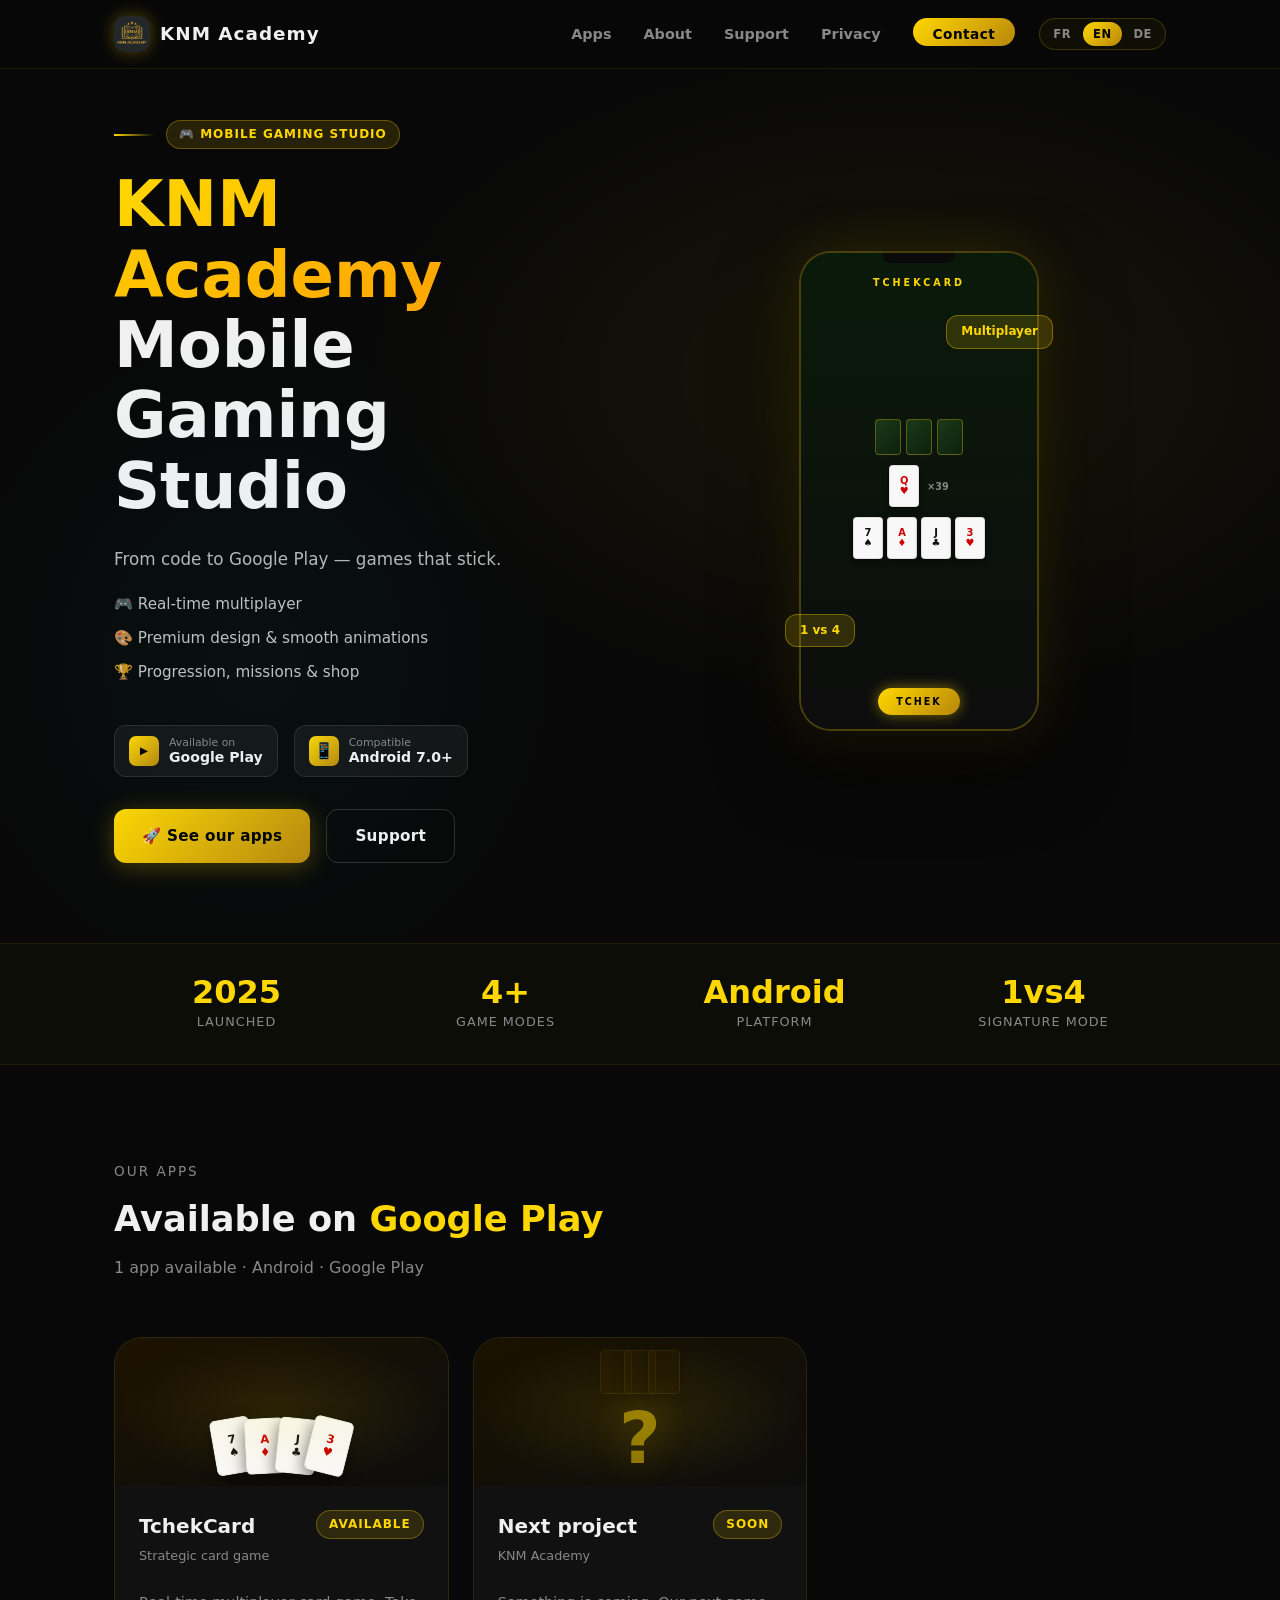
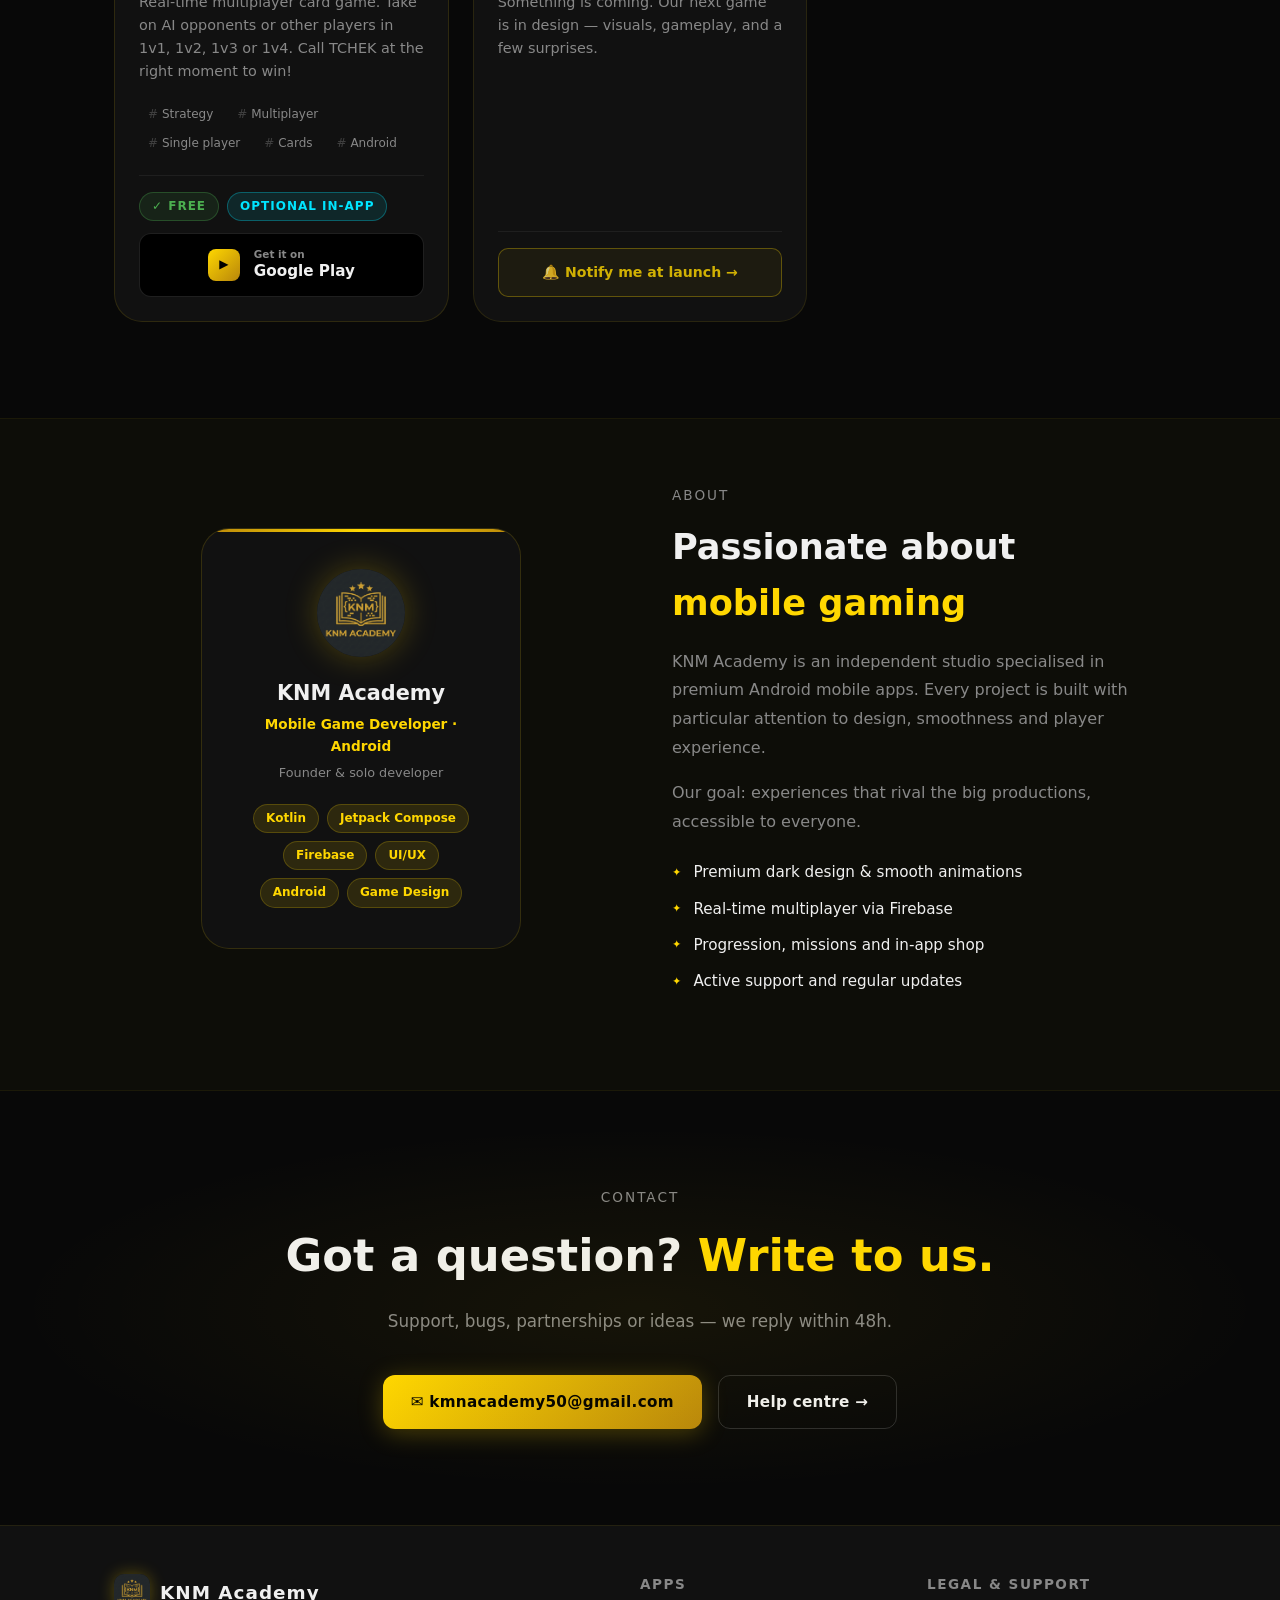
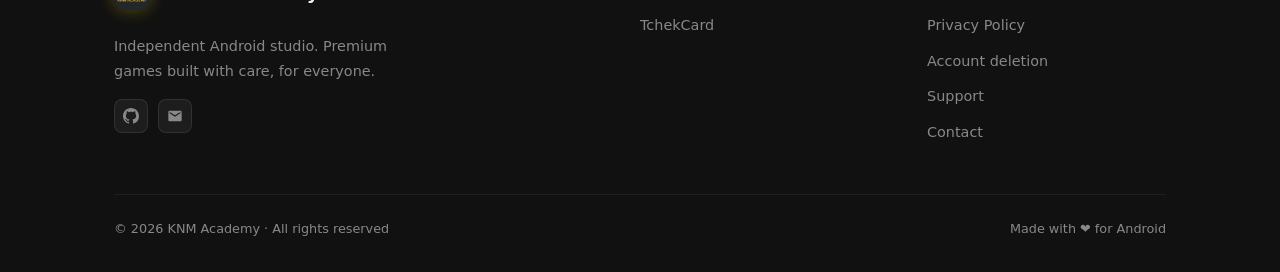
<file: index.html>
<!DOCTYPE html>
<html lang="fr">
<head>
  <meta charset="UTF-8" />
  <meta name="viewport" content="width=device-width, initial-scale=1.0" />
  <title>KNM Academy — Studio de jeux mobiles</title>
  <meta name="description" data-i18n-attr="content:home.desc" content="KNM Academy — Studio de développement Android. Découvrez TchekCard, le jeu de cartes stratégique multijoueur." />
  <meta name="author" content="KNM Academy" />
  <meta property="og:title" data-i18n-attr="content:home.title" content="KNM Academy — Studio de jeux mobiles" />
  <meta property="og:description" data-i18n-attr="content:home.ogDesc" content="Applications mobiles premium — Android. Découvrez TchekCard, jeu de cartes multijoueur." />
  <meta property="og:type" content="website" />
  <meta property="og:url" content="https://knm-academy.github.io/KNM-Academy/" />
  <meta property="og:image" content="https://knm-academy.github.io/KNM-Academy/og-image.png" />
  <meta property="og:image:width" content="1200" />
  <meta property="og:image:height" content="630" />
  <meta name="twitter:card" content="summary_large_image" />
  <meta name="twitter:title" data-i18n-attr="content:home.title" content="KNM Academy — Studio de jeux mobiles" />
  <meta name="twitter:description" data-i18n-attr="content:home.ogDesc" content="Applications mobiles premium — Android. Découvrez TchekCard." />
  <meta name="twitter:image" content="https://knm-academy.github.io/KNM-Academy/og-image.png" />
  <meta name="theme-color" content="#080808" />
  <link rel="icon" type="image/png" href="logo.png" />
  <link rel="apple-touch-icon" href="logo.png" />
  <link rel="stylesheet" href="style.css" />
</head>
<body data-title-key="home.title">

  <!-- ── Navigation ─────────────────────────────────────────────────────── -->
  <nav id="navbar">
    <div class="container nav-inner">
      <a href="index.html" class="nav-logo">
        <div class="logo-icon" style="background:none;box-shadow:0 0 16px rgba(255,215,0,.3);overflow:hidden;padding:0;"><img src="logo.png" alt="KNM Academy" style="width:100%;height:100%;object-fit:cover;display:block;"/></div>
        KNM Academy
      </a>
      <div class="nav-right">
        <ul class="nav-links" id="navLinks">
          <li><a href="#apps" data-i18n="nav.apps">Applications</a></li>
          <li><a href="#about" data-i18n="nav.about">À propos</a></li>
          <li><a href="support.html" data-i18n="nav.support">Support</a></li>
          <li><a href="privacy-policy.html" data-i18n="nav.privacy">Confidentialité</a></li>
          <li><a href="#contact" class="nav-cta" data-i18n="nav.contact">Contact</a></li>
        </ul>
        <div class="lang-switch" role="group" aria-label="Language / Langue / Sprache">
          <button type="button" class="lang-btn" data-lang="fr">FR</button>
          <button type="button" class="lang-btn" data-lang="en">EN</button>
          <button type="button" class="lang-btn" data-lang="de">DE</button>
        </div>
        <div class="nav-hamburger" id="hamburger" aria-label="Menu">
          <span></span><span></span><span></span>
        </div>
      </div>
    </div>
  </nav>

  <!-- ── Hero ───────────────────────────────────────────────────────────── -->
  <section class="hero">
    <div class="hero-bg"></div>
    <div class="container">
      <div class="hero-grid">

        <!-- Left — Text -->
        <div>
          <div class="hero-eyebrow">
            <span class="badge badge-gold" data-i18n="home.badge">🎮 Studio de jeux mobiles</span>
          </div>

          <h1 class="hero-title" data-i18n="home.heroTitle">
            <span>KNM Academy</span><br/>
            Studio de jeux mobiles
          </h1>

          <p class="hero-tagline" data-i18n="home.tagline">Du code à Google Play — des jeux qui marquent.</p>
          <ul class="hero-bullets">
            <li data-i18n="home.b1">🎮 Multijoueur temps réel</li>
            <li data-i18n="home.b2">🎨 Design premium &amp; animations fluides</li>
            <li data-i18n="home.b3">🏆 Progression, missions &amp; boutique</li>
          </ul>

          <div class="social-proof-row">
            <div class="gplay-mockup">
              <span class="gplay-icon">▶</span>
              <div>
                <div class="gplay-label" data-i18n="home.availOn">Disponible sur</div>
                <div class="gplay-store">Google Play</div>
              </div>
            </div>
            <div class="gplay-mockup">
              <span class="gplay-icon" style="font-size:1rem;">📱</span>
              <div>
                <div class="gplay-label" data-i18n="home.compat">Compatible</div>
                <div class="gplay-store">Android 7.0+</div>
              </div>
            </div>
          </div>

          <div class="hero-actions">
            <a href="#apps" class="btn btn-primary" data-i18n="home.ctaApps">🚀 Voir nos applications</a>
            <a href="support.html" class="btn btn-outline" data-i18n="home.ctaSupport">Support</a>
          </div>
        </div>

        <div class="hero-visual">
          <div class="mockup-wrapper">
            <div class="app-mockup">

              <!-- Phone top notch -->
              <div class="mockup-notch"></div>

              <!-- Game screen content -->
              <div class="mockup-screen">
                <div class="mockup-screen-title">TCHEKCARD</div>
                <div class="mockup-table">
                  <!-- Opponent hand -->
                  <div class="mockup-opp">
                    <div class="mockup-card-back"></div>
                    <div class="mockup-card-back"></div>
                    <div class="mockup-card-back"></div>
                  </div>
                  <!-- Discard pile -->
                  <div class="mockup-discard">
                    <div class="mockup-card-face red">Q<br/>♥</div>
                    <div class="mockup-pile-count">×39</div>
                  </div>
                  <!-- Player hand -->
                  <div class="mockup-hand">
                    <div class="mockup-card-face">7<br/>♠</div>
                    <div class="mockup-card-face red">A<br/>♦</div>
                    <div class="mockup-card-face">J<br/>♣</div>
                    <div class="mockup-card-face red">3<br/>♥</div>
                  </div>
                </div>
                <!-- TCHEK button -->
                <div class="mockup-tchek">TCHEK</div>
              </div>

            </div>
            <span class="floating-badge top-right" data-i18n="home.badgeMulti">Multijoueur</span>
            <span class="floating-badge bottom-left">1 vs 4</span>
          </div>
        </div>

      </div>
    </div>
  </section>

  <!-- ── Stats strip ────────────────────────────────────────────────────── -->
  <div class="stats-strip">
    <div class="container">
      <div class="stats-grid">
        <div>
          <div class="stat-num gold">2025</div>
          <div class="stat-label" data-i18n="home.statLaunch">Lancé en</div>
        </div>
        <div>
          <div class="stat-num gold">4+</div>
          <div class="stat-label" data-i18n="home.statModes">Modes de jeu</div>
        </div>
        <div>
          <div class="stat-num gold">Android</div>
          <div class="stat-label" data-i18n="home.statPlatform">Plateforme</div>
        </div>
        <div>
          <div class="stat-num gold">1vs4</div>
          <div class="stat-label" data-i18n="home.statSignature">Mode signature</div>
        </div>
      </div>
    </div>
  </div>

  <!-- ── Apps ───────────────────────────────────────────────────────────── -->
  <section class="section" id="apps">
    <div class="container">
      <div class="section-header">
        <p class="sub" style="font-size:.85rem;letter-spacing:2px;text-transform:uppercase;margin-bottom:8px;" data-i18n="home.appsEyebrow">Nos Applications</p>
        <h2 class="section-title" data-i18n="home.appsTitle">Disponibles sur <span class="gold">Google Play</span></h2>
        <p class="section-sub" data-i18n="home.appsSub">1 application disponible · Android · Google Play</p>
      </div>
      <div class="apps-grid">

        <!-- TchekCard -->
        <div class="app-card">
          <div class="app-card-banner tchekcard-banner">
            <div class="mini-hand">
              <div class="mini-card-face" style="--r:-10deg">7<br/>♠</div>
              <div class="mini-card-face red" style="--r:-3deg">A<br/>♦</div>
              <div class="mini-card-face" style="--r:6deg">J<br/>♣</div>
              <div class="mini-card-face red" style="--r:14deg">3<br/>♥</div>
            </div>
          </div>
          <div class="app-card-body">
            <div class="app-card-header">
              <div>
                <div class="app-name">TchekCard</div>
                <div class="app-genre" data-i18n="home.tcGenre">Jeu de cartes stratégique</div>
              </div>
              <span class="badge badge-gold" data-i18n="home.tcBadge">Disponible</span>
            </div>
            <p class="app-desc" data-i18n="home.tcDesc">
              Jeu de cartes multijoueur en temps réel. Affrontez des IA ou d'autres joueurs
              en 1v1, 1v2, 1v3 ou 1v4. Annoncez TCHEK au bon moment pour gagner !
            </p>
            <div class="app-tags">
              <span class="app-tag" data-i18n="home.tagStrategy">Stratégie</span>
              <span class="app-tag" data-i18n="home.tagMulti">Multijoueur</span>
              <span class="app-tag" data-i18n="home.tagSolo">Solo</span>
              <span class="app-tag" data-i18n="home.tagCards">Cartes</span>
              <span class="app-tag" data-i18n="home.tagAndroid">Android</span>
            </div>
            <div class="app-card-footer">
              <div style="display:flex;gap:8px;flex-wrap:wrap;margin-bottom:12px;">
                <span class="badge badge-green" data-i18n="home.free">✓ Gratuit</span>
                <span class="badge badge-cyan" data-i18n="home.iap">In-app optionnel</span>
              </div>
              <a href="https://play.google.com/store/apps/details?id=com.mkamdem.tchekcard"
                 data-play-link
                 target="_blank" rel="noopener"
                 class="play-store-btn play-store-full"
                 data-i18n-attr="aria-label:home.getAria">
                <span class="gp-arrow">▶</span>
                <div>
                  <div class="gp-sub" data-i18n="home.getOn">Télécharger sur</div>
                  <div class="gp-main">Google Play</div>
                </div>
              </a>
            </div>
          </div>
        </div>

        <!-- Coming soon -->
        <div class="app-card coming-soon-card">
          <div class="app-card-banner coming-banner">
            <div class="mystery-hand">
              <div class="mystery-card-back"></div>
              <div class="mystery-card-back"></div>
              <div class="mystery-card-back"></div>
            </div>
            <div class="mystery-label">?</div>
          </div>
          <div class="app-card-body">
            <div class="app-card-header">
              <div>
                <div class="app-name" data-i18n="home.soonName">Prochain projet</div>
                <div class="app-genre">KNM Academy</div>
              </div>
              <span class="badge badge-gold" data-i18n="home.soonBadge">Bientôt</span>
            </div>
            <p class="app-desc" data-i18n="home.soonDesc">
              Quelque chose arrive. Notre prochain jeu est en cours de conception —
              design, gameplay, et quelques surprises.
            </p>
            <div class="app-card-footer">
              <a href="mailto:kmnacademy50@gmail.com?subject=Notification%20%E2%80%94%20Prochain%20jeu%20KNM%20Academy"
                 class="notify-btn"
                 data-i18n="home.notify"
                 data-i18n-attr="href:home.notifyHref">
                🔔 M'avertir au lancement →
              </a>
            </div>
          </div>
        </div>

      </div>
    </div>
  </section>

  <!-- ── About ──────────────────────────────────────────────────────────── -->
  <section class="section" id="about" style="padding-top:64px;background:rgba(255,215,0,.02);border-top:1px solid rgba(255,215,0,.06);border-bottom:1px solid rgba(255,215,0,.06);">
    <div class="container">
      <div class="about-grid">
        <div class="about-visual">
          <div class="dev-card">
            <div class="dev-avatar" style="background:none;overflow:hidden;padding:0;"><img src="logo.png" alt="KNM Academy logo" style="width:100%;height:100%;object-fit:cover;display:block;"/></div>
            <div class="dev-name">KNM Academy</div>
            <div class="dev-role" data-i18n="home.devRole">Développeur de jeux mobiles · Android</div>
            <div class="dev-bio" data-i18n="home.devBio">Fondateur &amp; développeur solo</div>
            <div class="dev-skills">
              <span class="skill-tag">Kotlin</span>
              <span class="skill-tag">Jetpack Compose</span>
              <span class="skill-tag">Firebase</span>
              <span class="skill-tag">UI/UX</span>
              <span class="skill-tag">Android</span>
              <span class="skill-tag">Game Design</span>
            </div>
          </div>
        </div>
        <div class="about-content">
          <p class="sub" style="font-size:.85rem;letter-spacing:2px;text-transform:uppercase;margin-bottom:12px;" data-i18n="home.aboutEyebrow">À propos</p>
          <h2 class="section-title" data-i18n="home.aboutTitle">Passionné de <span class="gold" style="white-space:nowrap;">mobile gaming</span></h2>
          <p style="color:var(--text-sub);font-size:1rem;line-height:1.8;margin:16px 0;" data-i18n="home.aboutP1">
            KNM Academy est un studio indépendant spécialisé dans les applications mobiles Android premium.
            Chaque projet est conçu avec une attention particulière au design, à la fluidité et à l'expérience joueur.
          </p>
          <p style="color:var(--text-sub);font-size:1rem;line-height:1.8;margin-bottom:24px;" data-i18n="home.aboutP2">
            Notre objectif : des expériences qui rivalisent avec les grandes productions, accessibles à tous.
          </p>
          <ul class="feature-list" data-i18n="home.features">
            <li>Design dark premium &amp; animations fluides</li>
            <li>Multijoueur temps réel via Firebase</li>
            <li>Progression, missions et boutique in-app</li>
            <li>Support actif et mises à jour régulières</li>
          </ul>
        </div>
      </div>
    </div>
  </section>

  <!-- ── CTA / Contact ──────────────────────────────────────────────────── -->
  <section class="cta-section" id="contact">
    <div class="container">
      <p class="sub" style="font-size:.85rem;letter-spacing:2px;text-transform:uppercase;margin-bottom:12px;" data-i18n="home.contactEyebrow">Contact</p>
      <h2 class="cta-title" data-i18n="home.ctaTitle">Une question ? <span class="gold">Écrivez-nous.</span></h2>
      <p class="cta-desc" data-i18n="home.ctaDesc">Support, bug, partenariat ou suggestion — réponse sous 48h.</p>
      <div style="display:flex;gap:16px;justify-content:center;flex-wrap:wrap;">
        <a href="mailto:kmnacademy50@gmail.com" class="btn btn-primary">✉️ kmnacademy50@gmail.com</a>
        <a href="support.html" class="btn btn-outline" data-i18n="home.helpCenter">Centre d'aide →</a>
      </div>
    </div>
  </section>

  <!-- ── Footer ─────────────────────────────────────────────────────────── -->
  <footer>
    <div class="container">
      <div class="footer-grid">
        <div class="footer-brand">
          <a href="index.html" class="nav-logo" style="margin-bottom:12px;display:inline-flex;">
            <div class="logo-icon" style="background:none;box-shadow:0 0 16px rgba(255,215,0,.3);overflow:hidden;padding:0;"><img src="logo.png" alt="KNM Academy" style="width:100%;height:100%;object-fit:cover;display:block;"/></div>
            KNM Academy
          </a>
          <p data-i18n="footer.brand">Studio Android indépendant. Des jeux premium conçus avec passion, accessibles à tous.</p>
          <div class="footer-social">
            <a href="https://github.com/KNM-Academy" class="social-link" aria-label="GitHub KNM Academy" target="_blank" rel="noopener">
              <svg width="16" height="16" viewBox="0 0 24 24" fill="currentColor"><path d="M12 0C5.37 0 0 5.37 0 12c0 5.31 3.435 9.795 8.205 11.385.6.105.825-.255.825-.57 0-.285-.015-1.23-.015-2.235-3.015.555-3.795-.735-4.035-1.41-.135-.345-.72-1.41-1.23-1.695-.42-.225-1.02-.78-.015-.795.945-.015 1.62.87 1.845 1.23 1.08 1.815 2.805 1.305 3.495.99.105-.78.42-1.305.765-1.605-2.67-.3-5.46-1.335-5.46-5.925 0-1.305.465-2.385 1.23-3.225-.12-.3-.54-1.53.12-3.18 0 0 1.005-.315 3.3 1.23.96-.27 1.98-.405 3-.405s2.04.135 3 .405c2.295-1.56 3.3-1.23 3.3-1.23.66 1.65.24 2.88.12 3.18.765.84 1.23 1.905 1.23 3.225 0 4.605-2.805 5.625-5.475 5.925.435.375.81 1.095.81 2.22 0 1.605-.015 2.895-.015 3.3 0 .315.225.69.825.57A12.02 12.02 0 0 0 24 12c0-6.63-5.37-12-12-12z"/></svg>
            </a>
            <a href="mailto:kmnacademy50@gmail.com" class="social-link" aria-label="Email KNM Academy">
              <svg width="16" height="16" viewBox="0 0 24 24" fill="currentColor"><path d="M20 4H4c-1.1 0-2 .9-2 2v12c0 1.1.9 2 2 2h16c1.1 0 2-.9 2-2V6c0-1.1-.9-2-2-2zm0 4l-8 5-8-5V6l8 5 8-5v2z"/></svg>
            </a>
          </div>
        </div>
        <div class="footer-col">
          <h4 data-i18n="footer.colApps">Applications</h4>
          <ul>
            <li><a href="#apps">TchekCard</a></li>
          </ul>
        </div>
        <div class="footer-col">
          <h4 data-i18n="footer.colLegal">Légal &amp; Support</h4>
          <ul>
            <li><a href="privacy-policy.html" data-i18n="footer.privacy">Politique de confidentialité</a></li>
            <li><a href="delete-account.html" data-i18n="footer.delete">Suppression de compte</a></li>
            <li><a href="support.html" data-i18n="footer.support">Support</a></li>
            <li><a href="mailto:kmnacademy50@gmail.com" data-i18n="footer.contact">Contact</a></li>
          </ul>
        </div>
      </div>
      <div class="footer-bottom">
        <span data-i18n="footer.rights">© 2026 KNM Academy · Tous droits réservés</span>
        <span data-i18n="footer.made">Fait avec ❤️ pour Android</span>
      </div>
    </div>
  </footer>

  <script src="i18n.js"></script>
  <script>
    const hamburger = document.getElementById('hamburger');
    const navLinks  = document.getElementById('navLinks');
    hamburger.addEventListener('click', () => navLinks.classList.toggle('open'));
    window.addEventListener('scroll', () => {
      document.getElementById('navbar').style.background =
        window.scrollY > 40 ? 'rgba(8,8,8,.97)' : 'rgba(8,8,8,.85)';
    });
    document.querySelectorAll('.nav-links a').forEach(a => {
      a.addEventListener('click', () => navLinks.classList.remove('open'));
    });
  </script>
</body>
</html>
</file>
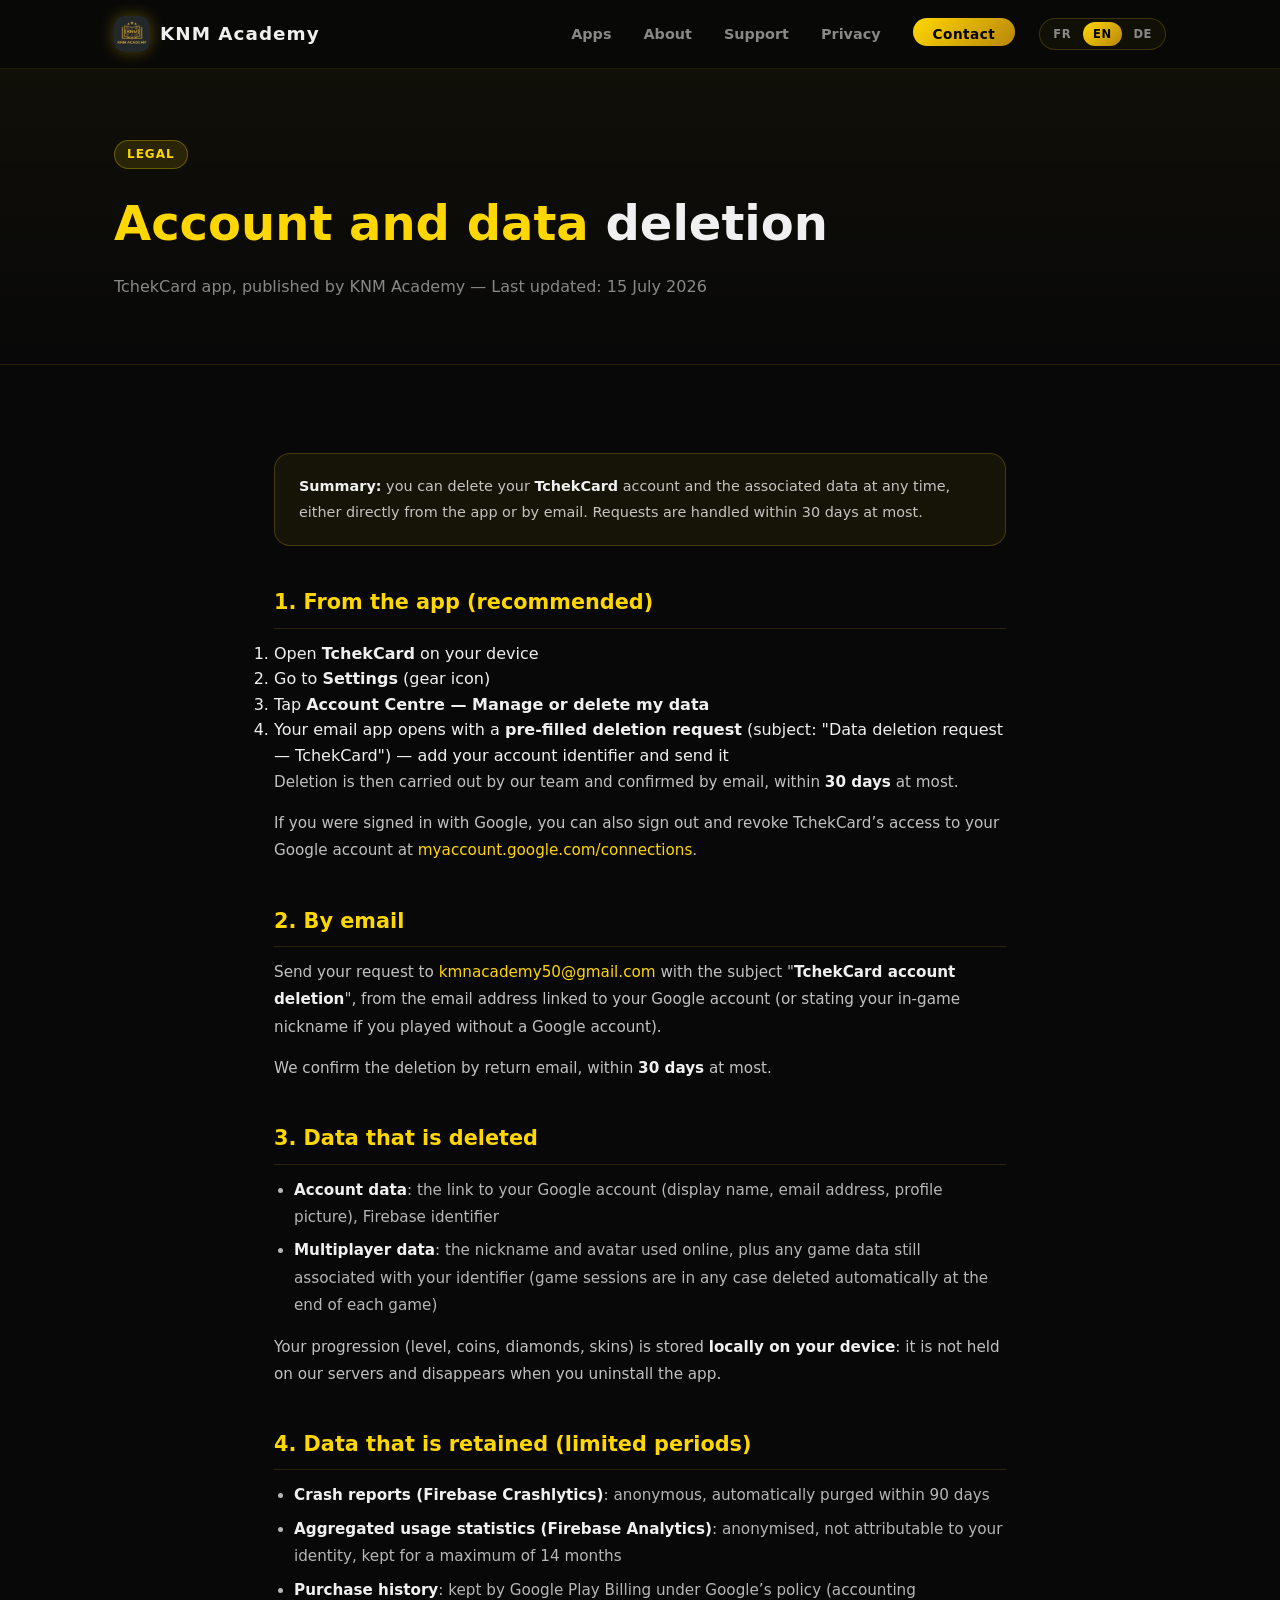
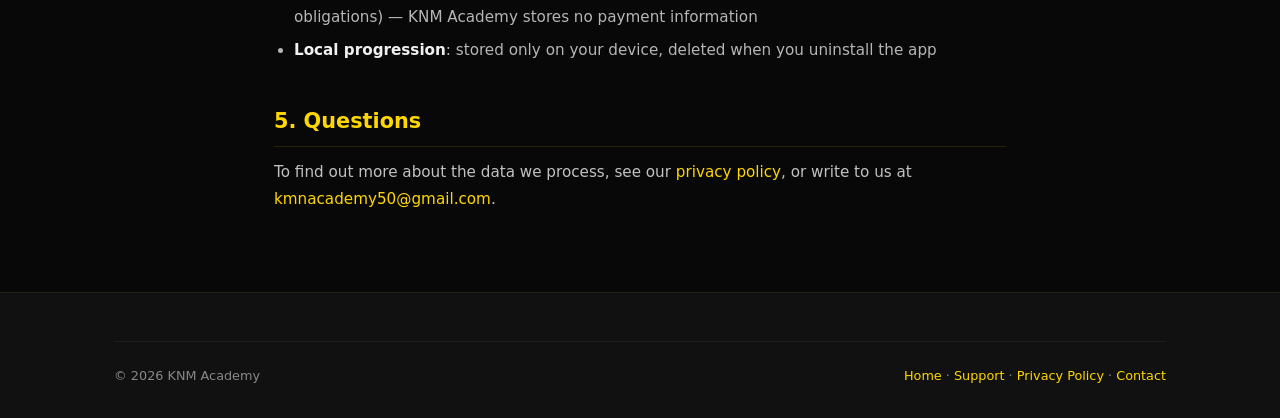
<file: delete-account.html>
<!DOCTYPE html>
<html lang="fr">
<head>
  <meta charset="UTF-8" />
  <meta name="viewport" content="width=device-width, initial-scale=1.0" />
  <title>Suppression de compte et de données — TchekCard | KNM Academy</title>
  <meta name="description" data-i18n-attr="content:del.desc" content="Comment supprimer votre compte TchekCard et les données associées." />
  <meta name="theme-color" content="#080808" />
  <meta property="og:title" data-i18n-attr="content:del.title" content="Suppression de compte — TchekCard" />
  <meta property="og:description" data-i18n-attr="content:del.desc" content="Comment supprimer votre compte TchekCard et les données associées." />
  <meta property="og:type" content="website" />
  <meta property="og:url" content="https://knm-academy.github.io/KNM-Academy/delete-account.html" />
  <meta property="og:image" content="https://knm-academy.github.io/KNM-Academy/og-image.png" />
  <link rel="icon" type="image/png" href="logo.png" />
  <link rel="apple-touch-icon" href="logo.png" />
  <link rel="stylesheet" href="style.css" />
</head>
<body data-title-key="del.title">

  <!-- Navigation -->
  <nav id="navbar">
    <div class="container nav-inner">
      <a href="index.html" class="nav-logo">
        <div class="logo-icon" style="background:none;box-shadow:0 0 16px rgba(255,215,0,.3);overflow:hidden;padding:0;"><img src="logo.png" alt="KNM Academy" style="width:100%;height:100%;object-fit:cover;display:block;"/></div>
        KNM Academy
      </a>
      <div class="nav-right">
        <ul class="nav-links" id="navLinks">
          <li><a href="index.html#apps" data-i18n="nav.apps">Applications</a></li>
          <li><a href="index.html#about" data-i18n="nav.about">À propos</a></li>
          <li><a href="support.html" data-i18n="nav.support">Support</a></li>
          <li><a href="privacy-policy.html" data-i18n="nav.privacy">Confidentialité</a></li>
          <li><a href="index.html#contact" class="nav-cta" data-i18n="nav.contact">Contact</a></li>
        </ul>
        <div class="lang-switch" role="group" aria-label="Language / Langue / Sprache">
          <button type="button" class="lang-btn" data-lang="fr">FR</button>
          <button type="button" class="lang-btn" data-lang="en">EN</button>
          <button type="button" class="lang-btn" data-lang="de">DE</button>
        </div>
        <div class="nav-hamburger" id="hamburger"><span></span><span></span><span></span></div>
      </div>
    </div>
  </nav>

  <!-- Page hero -->
  <div class="page-hero">
    <div class="container">
      <span class="badge badge-gold" style="margin-bottom:16px;display:inline-block;" data-i18n="del.badge">Légal</span>
      <h1 data-i18n="del.h1">Suppression de <span class="gold">compte et de données</span></h1>
      <p data-i18n="del.updated">Application TchekCard, éditée par KNM Academy — Dernière mise à jour : 15 juillet 2026</p>
    </div>
  </div>

  <!-- Content -->
  <div class="prose">

    <div class="info-box">
      <p data-i18n="del.summary">
        <strong>Résumé :</strong> vous pouvez supprimer votre compte <strong>TchekCard</strong>
        et les données associées à tout moment, directement depuis l'application ou par e-mail.
        Les demandes sont traitées sous 30 jours au maximum.
      </p>
    </div>

    <h2 id="methode-1" data-i18n="del.s1t">1. Depuis l'application (recommandé)</h2>
    <div data-i18n="del.s1b">
      <p>Ouvrez TchekCard, allez dans Réglages, puis Centre de compte.</p>
    </div>

    <h2 id="methode-2" data-i18n="del.s2t">2. Par e-mail</h2>
    <div data-i18n="del.s2b">
      <p>Envoyez votre demande à kmnacademy50@gmail.com.</p>
    </div>

    <h2 id="donnees-supprimees" data-i18n="del.s3t">3. Données supprimées</h2>
    <div data-i18n="del.s3b">
      <p>Données de compte et données multijoueur.</p>
    </div>

    <h2 id="donnees-conservees" data-i18n="del.s4t">4. Données conservées (durées limitées)</h2>
    <div data-i18n="del.s4b">
      <p>Rapports de plantage, statistiques agrégées et historique d'achats.</p>
    </div>

    <h2 id="questions" data-i18n="del.s5t">5. Questions</h2>
    <div data-i18n="del.s5b">
      <p>Consultez notre <a href="privacy-policy.html">politique de confidentialité</a>.</p>
    </div>

  </div>

  <!-- Footer -->
  <footer>
    <div class="container">
      <div class="footer-bottom">
        <span data-i18n="footer.short">© 2026 KNM Academy</span>
        <span>
          <a href="index.html" data-i18n="footer.home">Accueil</a> ·
          <a href="support.html" data-i18n="footer.support">Support</a> ·
          <a href="privacy-policy.html" data-i18n="footer.privacy">Confidentialité</a> ·
          <a href="mailto:kmnacademy50@gmail.com" data-i18n="footer.contact">Contact</a>
        </span>
      </div>
    </div>
  </footer>

  <script src="i18n.js"></script>
  <script>
    document.getElementById('hamburger').addEventListener('click', () => {
      document.getElementById('navLinks').classList.toggle('open');
    });
    window.addEventListener('scroll', () => {
      document.getElementById('navbar').style.background =
        window.scrollY > 40 ? 'rgba(8,8,8,.96)' : 'rgba(8,8,8,.85)';
    });
  </script>
</body>
</html>
</file>
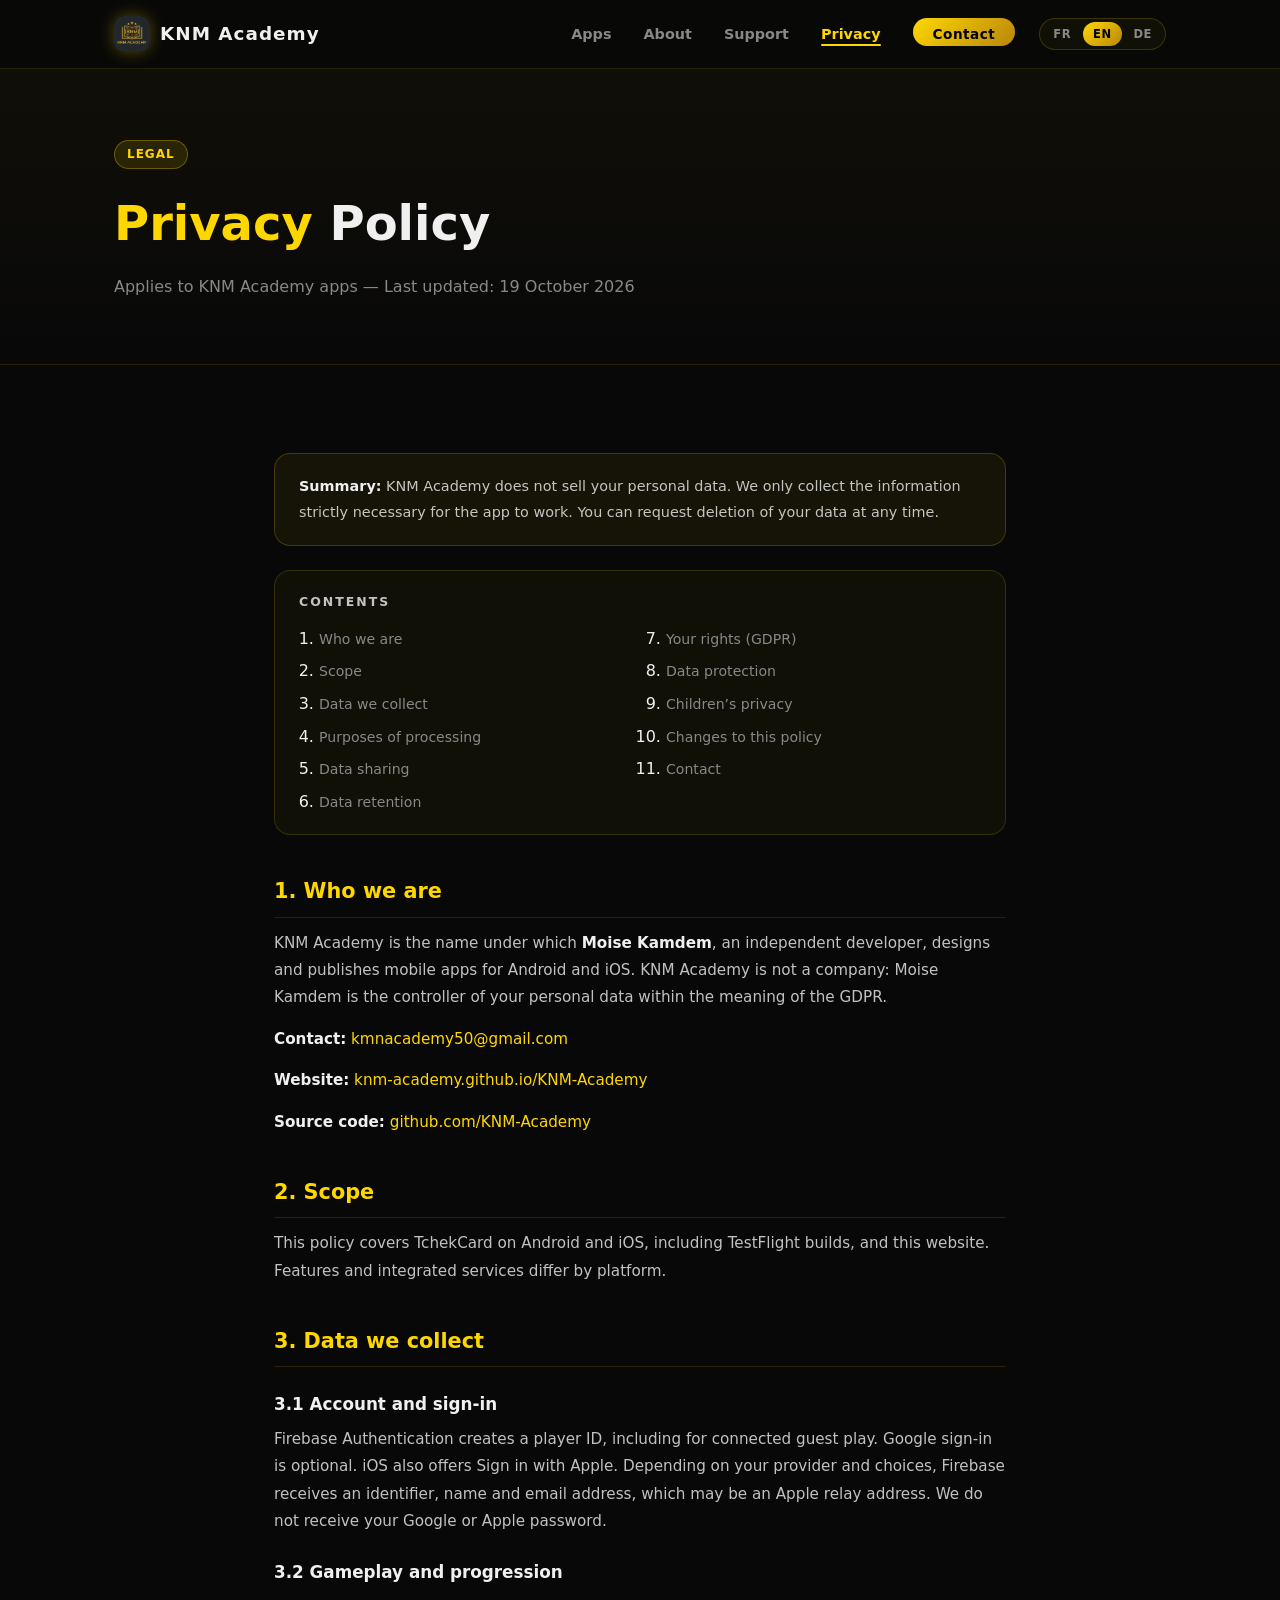
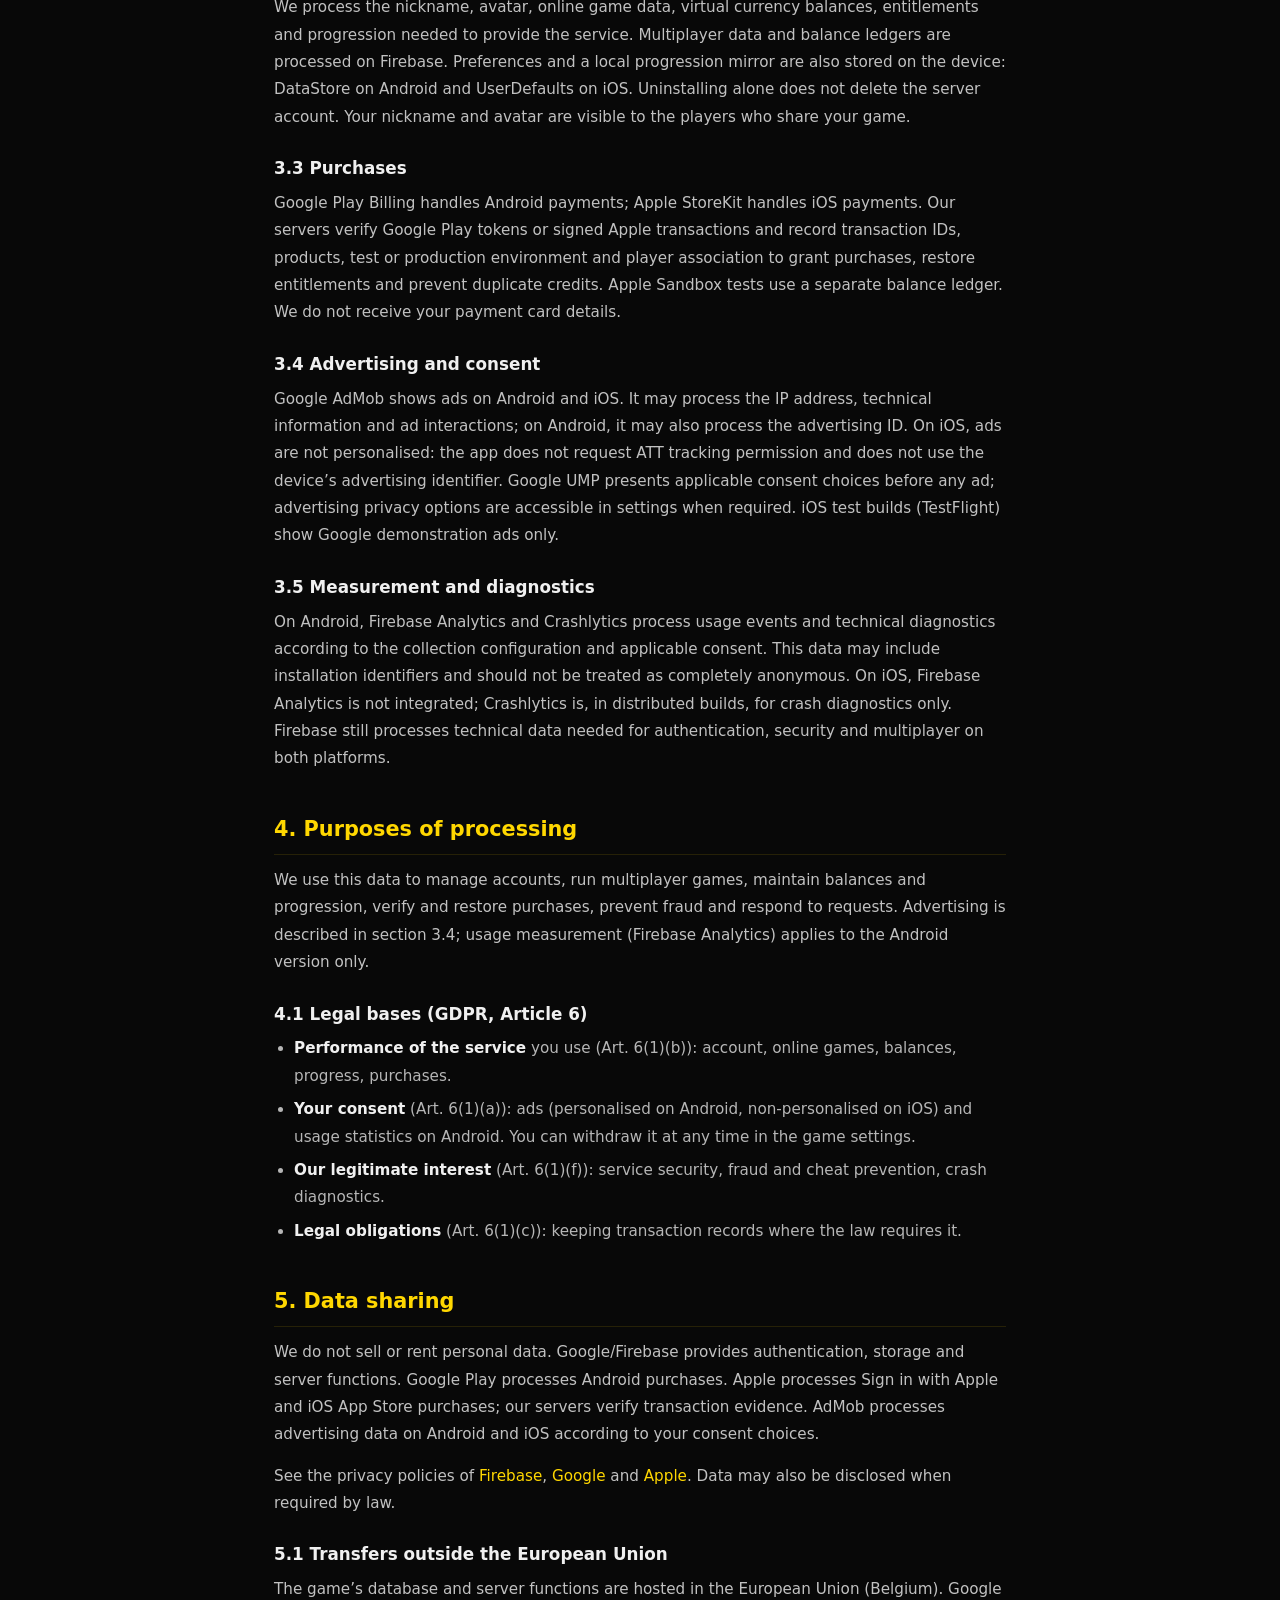
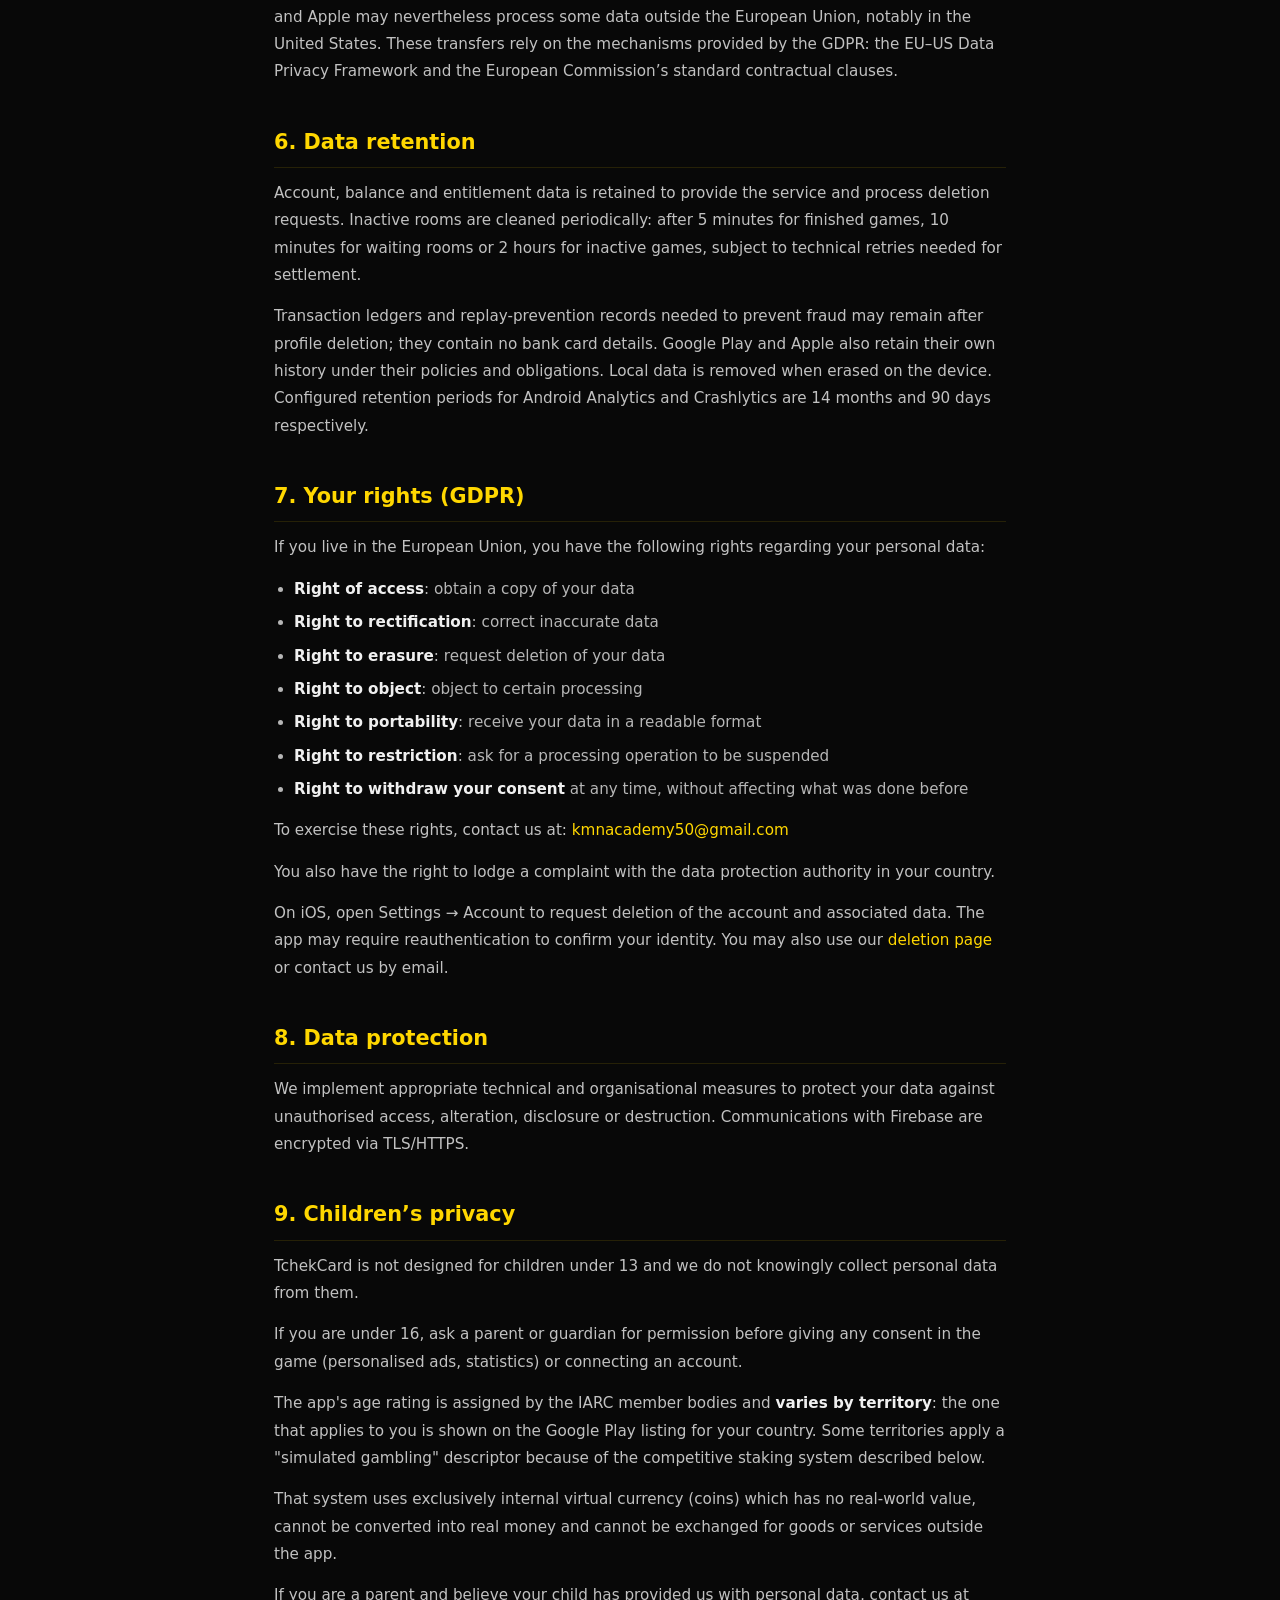
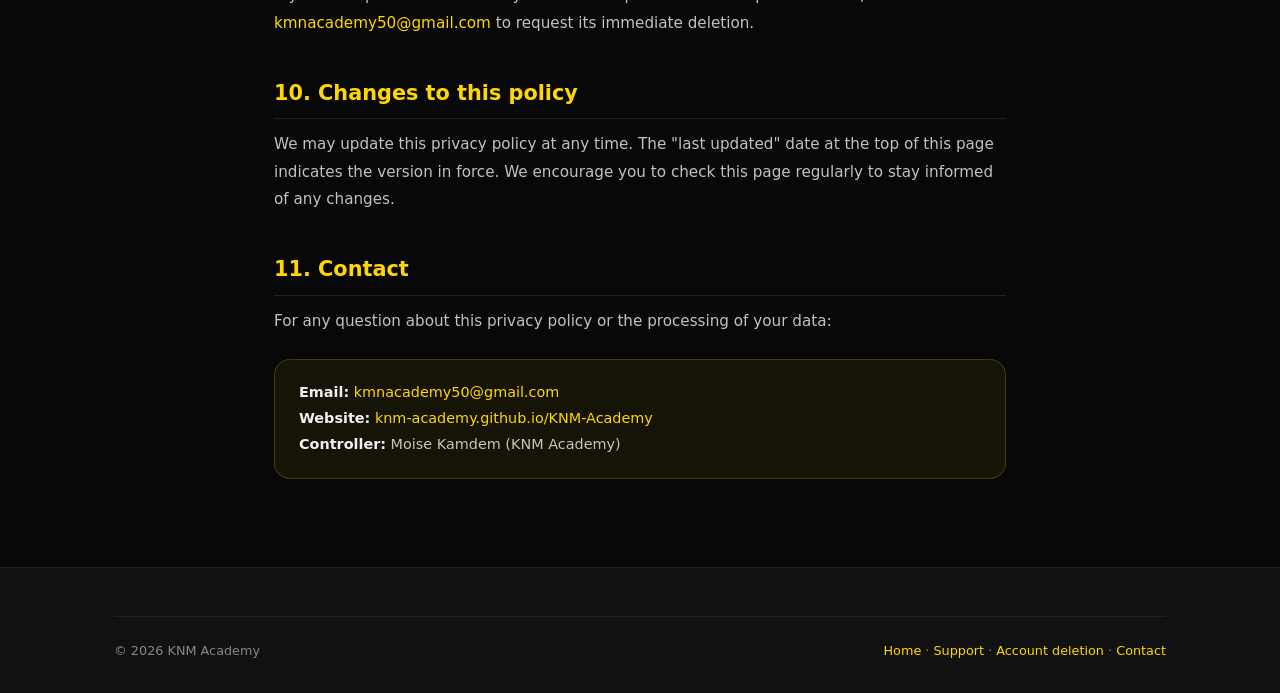
<file: privacy-policy.html>
<!DOCTYPE html>
<html lang="fr">
<head>
  <meta charset="UTF-8" />
  <meta name="viewport" content="width=device-width, initial-scale=1.0" />
  <title>Politique de confidentialité — KNM Academy</title>
  <meta name="description" data-i18n-attr="content:pp.desc" content="Politique de confidentialité de KNM Academy et de l'application TchekCard." />
  <meta name="theme-color" content="#080808" />
  <meta property="og:title" data-i18n-attr="content:pp.title" content="Politique de confidentialité — KNM Academy" />
  <meta property="og:description" data-i18n-attr="content:pp.desc" content="Politique de confidentialité de KNM Academy et de l'application TchekCard." />
  <meta property="og:type" content="website" />
  <meta property="og:url" content="https://knm-academy.github.io/KNM-Academy/privacy-policy.html" />
  <meta property="og:image" content="https://knm-academy.github.io/KNM-Academy/og-image.png" />
  <link rel="icon" type="image/png" href="logo.png" />
  <link rel="apple-touch-icon" href="logo.png" />
  <link rel="stylesheet" href="style.css" />
  <style>
    .toc-box { background: rgba(255,215,0,.04); border: 1px solid rgba(255,215,0,.15); border-radius: 16px; padding: 20px 24px; margin: 24px 0; }
    .toc-title { font-size: .78rem !important; font-weight: 700; text-transform: uppercase; letter-spacing: 2px; color: var(--text-sub); margin-bottom: 12px !important; }
    .toc-list { columns: 2; column-gap: 32px; padding-left: 20px; margin: 0; }
    .toc-list li { margin-bottom: 7px; break-inside: avoid; }
    .toc-list a { color: var(--text-sub); font-size: .88rem; transition: color .2s; }
    .toc-list a:hover { color: var(--gold); opacity: 1; }
    @media (max-width: 540px) { .toc-list { columns: 1; } }
  </style>
</head>
<body data-title-key="pp.title">

  <!-- Navigation -->
  <nav id="navbar">
    <div class="container nav-inner">
      <a href="index.html" class="nav-logo">
        <div class="logo-icon" style="background:none;box-shadow:0 0 16px rgba(255,215,0,.3);overflow:hidden;padding:0;"><img src="logo.png" alt="KNM Academy" style="width:100%;height:100%;object-fit:cover;display:block;"/></div>
        KNM Academy
      </a>
      <div class="nav-right">
        <ul class="nav-links" id="navLinks">
          <li><a href="index.html#apps" data-i18n="nav.apps">Applications</a></li>
          <li><a href="index.html#about" data-i18n="nav.about">À propos</a></li>
          <li><a href="support.html" data-i18n="nav.support">Support</a></li>
          <li><a href="privacy-policy.html" class="active" data-i18n="nav.privacy">Confidentialité</a></li>
          <li><a href="index.html#contact" class="nav-cta" data-i18n="nav.contact">Contact</a></li>
        </ul>
        <div class="lang-switch" role="group" aria-label="Language / Langue / Sprache">
          <button type="button" class="lang-btn" data-lang="fr">FR</button>
          <button type="button" class="lang-btn" data-lang="en">EN</button>
          <button type="button" class="lang-btn" data-lang="de">DE</button>
        </div>
        <div class="nav-hamburger" id="hamburger"><span></span><span></span><span></span></div>
      </div>
    </div>
  </nav>

  <!-- Page hero -->
  <div class="page-hero">
    <div class="container">
      <span class="badge badge-gold" style="margin-bottom:16px;display:inline-block;" data-i18n="pp.badge">Légal</span>
      <h1 data-i18n="pp.h1">Politique de <span class="gold">confidentialité</span></h1>
      <p data-i18n="pp.updated">Applicable à toutes les applications KNM Academy — Dernière mise à jour : 5 octobre 2026</p>
    </div>
  </div>

  <!-- Content -->
  <div class="prose">

    <div class="info-box">
      <p data-i18n="pp.summary">
        <strong>Résumé :</strong> KNM Academy ne vend pas vos données personnelles.
        Nous ne collectons que les informations strictement nécessaires au fonctionnement de l'application.
        Vous pouvez demander la suppression de vos données à tout moment.
      </p>
    </div>

    <div class="toc-box">
      <p class="toc-title" data-i18n="pp.tocTitle">Sommaire</p>
      <ol class="toc-list" data-i18n="pp.toc">
        <li><a href="#section-1">Qui sommes-nous ?</a></li>
        <li><a href="#section-2">Champ d'application</a></li>
        <li><a href="#section-3">Données collectées</a></li>
        <li><a href="#section-4">Finalités du traitement</a></li>
        <li><a href="#section-5">Partage des données</a></li>
        <li><a href="#section-6">Conservation des données</a></li>
        <li><a href="#section-7">Vos droits (RGPD)</a></li>
        <li><a href="#section-8">Protection des données</a></li>
        <li><a href="#section-9">Confidentialité des enfants</a></li>
        <li><a href="#section-10">Modifications de cette politique</a></li>
        <li><a href="#section-11">Contact</a></li>
      </ol>
    </div>

    <h2 id="section-1" data-i18n="pp.s1t">1. Qui sommes-nous ?</h2>
    <div data-i18n="pp.s1b">
      <p>KNM Academy est un studio de développement d'applications mobiles indépendant.</p>
    </div>

    <h2 id="section-2" data-i18n="pp.s2t">2. Champ d'application</h2>
    <div data-i18n="pp.s2b">
      <p>Cette politique s'applique à l'ensemble des applications publiées par KNM Academy.</p>
    </div>

    <h2 id="section-3" data-i18n="pp.s3t">3. Données collectées</h2>
    <div data-i18n="pp.s3b">
      <p>Données d'identification, de jeu, de progression, achats, publicités, statistiques et diagnostic.</p>
    </div>

    <h2 id="section-4" data-i18n="pp.s4t">4. Finalités du traitement</h2>
    <div data-i18n="pp.s4b">
      <p>Nous utilisons vos données pour faire fonctionner l'application et répondre à vos demandes.</p>
    </div>

    <h2 id="section-5" data-i18n="pp.s5t">5. Partage des données</h2>
    <div data-i18n="pp.s5b">
      <p>Nous ne vendons ni ne louons vos données personnelles.</p>
    </div>

    <h2 id="section-6" data-i18n="pp.s6t">6. Conservation des données</h2>
    <div data-i18n="pp.s6b">
      <p>Chaque catégorie de données a sa propre durée de conservation.</p>
    </div>

    <h2 id="section-7" data-i18n="pp.s7t">7. Vos droits (RGPD)</h2>
    <div data-i18n="pp.s7b">
      <p>Accès, rectification, effacement, opposition et portabilité.</p>
    </div>

    <h2 id="section-8" data-i18n="pp.s8t">8. Protection des données</h2>
    <div data-i18n="pp.s8b">
      <p>Les communications avec Firebase sont chiffrées via TLS/HTTPS.</p>
    </div>

    <h2 id="section-9" data-i18n="pp.s9t">9. Confidentialité des enfants</h2>
    <div data-i18n="pp.s9b">
      <p>TchekCard est destiné à un public de 12 ans et plus.</p>
    </div>

    <h2 id="section-10" data-i18n="pp.s10t">10. Modifications de cette politique</h2>
    <div data-i18n="pp.s10b">
      <p>Nous pouvons mettre à jour cette politique de confidentialité à tout moment.</p>
    </div>

    <h2 id="section-11" data-i18n="pp.s11t">11. Contact</h2>
    <div data-i18n="pp.s11b">
      <p>Pour toute question concernant cette politique de confidentialité :</p>
    </div>
    <div class="info-box">
      <p data-i18n="pp.s11box">
        <strong>E-mail :</strong> <a href="mailto:kmnacademy50@gmail.com">kmnacademy50@gmail.com</a><br/>
        <strong>Site web :</strong> <a href="https://knm-academy.github.io/KNM-Academy/">knm-academy.github.io/KNM-Academy</a><br/>
        <strong>Responsable :</strong> Moise Kamdem (KNM Academy)
      </p>
    </div>

  </div>

  <!-- Footer -->
  <footer>
    <div class="container">
      <div class="footer-bottom">
        <span data-i18n="footer.short">© 2026 KNM Academy</span>
        <span>
          <a href="index.html" data-i18n="footer.home">Accueil</a> ·
          <a href="support.html" data-i18n="footer.support">Support</a> ·
          <a href="delete-account.html" data-i18n="footer.delete">Suppression de compte</a> ·
          <a href="mailto:kmnacademy50@gmail.com" data-i18n="footer.contact">Contact</a>
        </span>
      </div>
    </div>
  </footer>

  <script src="i18n.js"></script>
  <script>
    document.getElementById('hamburger').addEventListener('click', () => {
      document.getElementById('navLinks').classList.toggle('open');
    });
    window.addEventListener('scroll', () => {
      document.getElementById('navbar').style.background =
        window.scrollY > 40 ? 'rgba(8,8,8,.96)' : 'rgba(8,8,8,.85)';
    });
  </script>
</body>
</html>
</file>
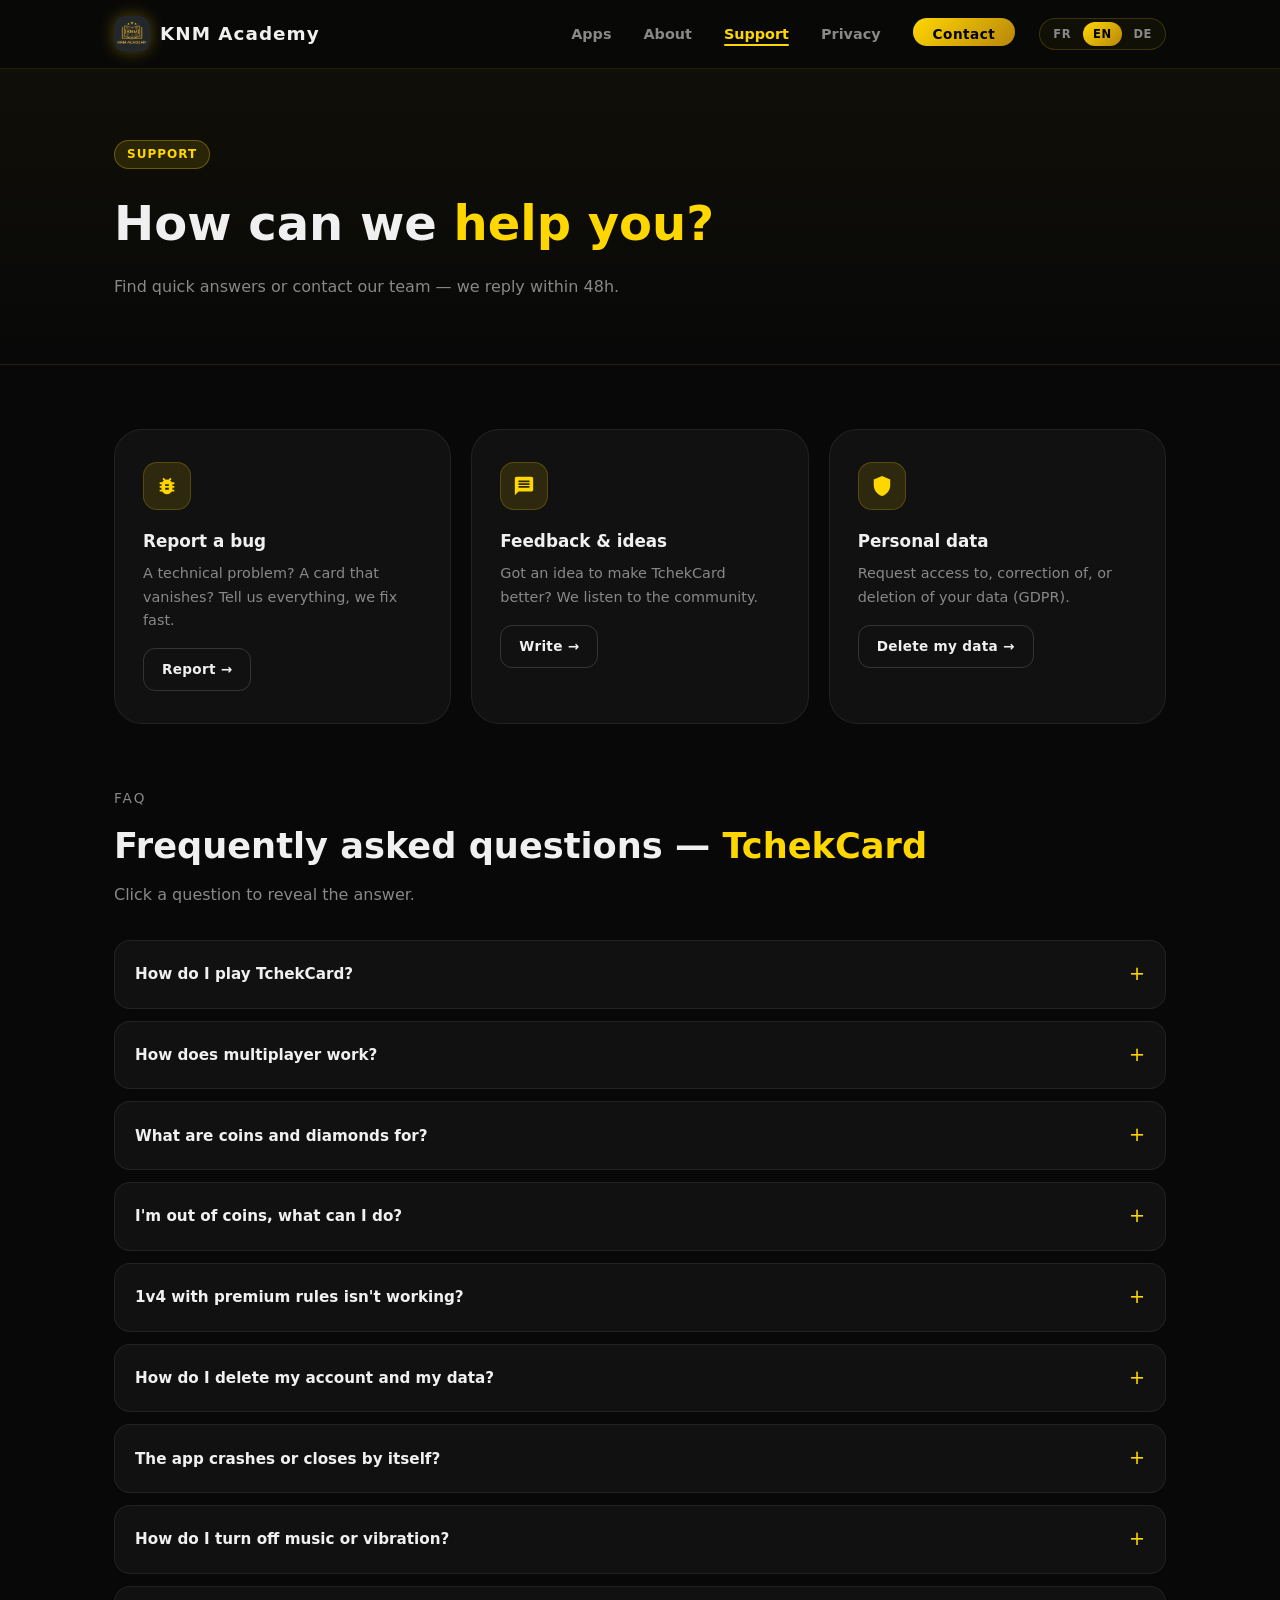
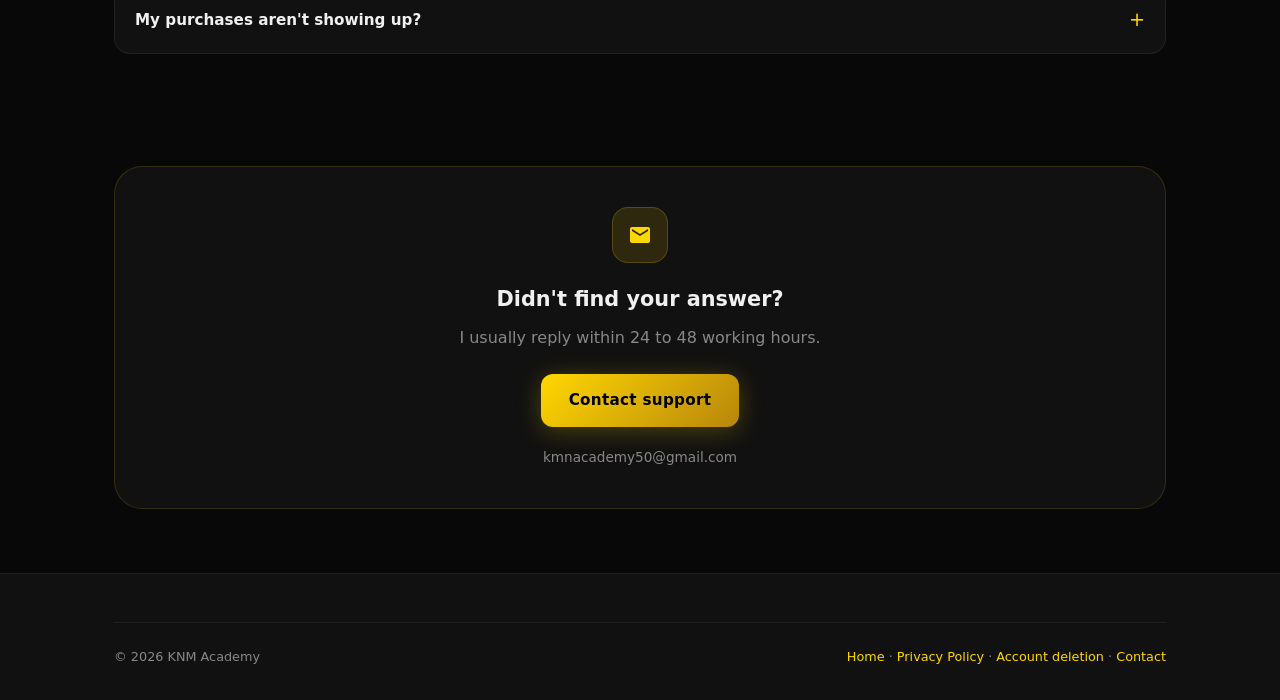
<file: support.html>
<!DOCTYPE html>
<html lang="fr">
<head>
  <meta charset="UTF-8" />
  <meta name="viewport" content="width=device-width, initial-scale=1.0" />
  <title>Support — KNM Academy</title>
  <meta name="description" data-i18n-attr="content:sup.desc" content="Support et aide pour les applications KNM Academy. FAQ TchekCard, contact, signalement de bug." />
  <meta name="theme-color" content="#080808" />
  <meta property="og:title" data-i18n-attr="content:sup.title" content="Support — KNM Academy" />
  <meta property="og:description" data-i18n-attr="content:sup.desc" content="Centre d'aide KNM Academy. FAQ TchekCard, signalement de bug, contact." />
  <meta property="og:type" content="website" />
  <meta property="og:url" content="https://knm-academy.github.io/KNM-Academy/support.html" />
  <meta property="og:image" content="https://knm-academy.github.io/KNM-Academy/og-image.png" />
  <link rel="icon" type="image/png" href="logo.png" />
  <link rel="apple-touch-icon" href="logo.png" />
  <link rel="stylesheet" href="style.css" />
  <style>
    .support-grid {
      display: grid;
      grid-template-columns: repeat(auto-fill, minmax(280px, 1fr));
      gap: 20px;
      margin-bottom: 64px;
    }
    .support-tile {
      background: var(--surface);
      border: 1px solid rgba(255,255,255,.07);
      border-radius: var(--radius-lg);
      padding: 32px 28px;
      transition: border-color .2s, transform .2s;
    }
    .support-tile:hover { border-color: rgba(255,215,0,.3); transform: translateY(-2px); }
    .support-tile .tile-icon {
      width: 48px; height: 48px;
      background: var(--gold-dim);
      border: 1px solid rgba(255,215,0,.2);
      border-radius: 14px;
      display: flex; align-items: center; justify-content: center;
      color: var(--gold);
      margin-bottom: 18px;
    }
    .support-tile h3 { font-size: 1.05rem; font-weight: 800; margin-bottom: 8px; }
    .support-tile p { color: var(--text-sub); font-size: .9rem; line-height: 1.6; margin-bottom: 16px; }
  </style>
</head>
<body data-title-key="sup.title">

  <!-- Navigation -->
  <nav id="navbar">
    <div class="container nav-inner">
      <a href="index.html" class="nav-logo">
        <div class="logo-icon" style="background:none;box-shadow:0 0 16px rgba(255,215,0,.3);overflow:hidden;padding:0;"><img src="logo.png" alt="KNM Academy" style="width:100%;height:100%;object-fit:cover;display:block;"/></div>
        KNM Academy
      </a>
      <div class="nav-right">
        <ul class="nav-links" id="navLinks">
          <li><a href="index.html#apps" data-i18n="nav.apps">Applications</a></li>
          <li><a href="index.html#about" data-i18n="nav.about">À propos</a></li>
          <li><a href="support.html" class="active" data-i18n="nav.support">Support</a></li>
          <li><a href="privacy-policy.html" data-i18n="nav.privacy">Confidentialité</a></li>
          <li><a href="index.html#contact" class="nav-cta" data-i18n="nav.contact">Contact</a></li>
        </ul>
        <div class="lang-switch" role="group" aria-label="Language / Langue / Sprache">
          <button type="button" class="lang-btn" data-lang="fr">FR</button>
          <button type="button" class="lang-btn" data-lang="en">EN</button>
          <button type="button" class="lang-btn" data-lang="de">DE</button>
        </div>
        <div class="nav-hamburger" id="hamburger"><span></span><span></span><span></span></div>
      </div>
    </div>
  </nav>

  <!-- Page hero -->
  <div class="page-hero">
    <div class="container">
      <span class="badge badge-gold" style="margin-bottom:16px;display:inline-block;" data-i18n="sup.badge">Support</span>
      <h1 data-i18n="sup.h1">Comment pouvons-nous <span class="gold">vous aider ?</span></h1>
      <p data-i18n="sup.lead">Trouvez des réponses rapides ou contactez notre équipe — réponse sous 48h.</p>
    </div>
  </div>

  <!-- Support tiles -->
  <div style="padding: 64px 0 0;">
    <div class="container">
      <div class="support-grid">
        <div class="support-tile">
          <div class="tile-icon">
            <svg width="22" height="22" viewBox="0 0 24 24" fill="currentColor"><path d="M20 8h-2.81a5.985 5.985 0 0 0-1.82-1.96L17 4.41 15.59 3l-2.17 2.17a6.002 6.002 0 0 0-2.84 0L8.41 3 7 4.41l1.62 1.63C7.88 6.55 7.26 7.22 6.81 8H4v2h2.09c-.05.33-.09.66-.09 1v1H4v2h2v1c0 .34.04.67.09 1H4v2h2.81c1.04 1.79 2.97 3 5.19 3s4.15-1.21 5.19-3H20v-2h-2.09c.05-.33.09-.66.09-1v-1h2v-2h-2v-1c0-.34-.04-.67-.09-1H20V8zm-6 8h-4v-2h4v2zm0-4h-4v-2h4v2z"/></svg>
          </div>
          <h3 data-i18n="sup.bugT">Signaler un bug</h3>
          <p data-i18n="sup.bugP">Un problème technique ? Une carte qui disparaît ? Dites-nous tout, on corrige rapidement.</p>
          <a href="mailto:kmnacademy50@gmail.com?subject=Bug%20TchekCard" class="btn btn-outline" style="font-size:.85rem;padding:10px 18px;" data-i18n="sup.bugBtn" data-i18n-attr="href:sup.bugHref">Signaler →</a>
        </div>
        <div class="support-tile">
          <div class="tile-icon">
            <svg width="22" height="22" viewBox="0 0 24 24" fill="currentColor"><path d="M20 2H4c-1.1 0-2 .9-2 2v18l4-4h14c1.1 0 2-.9 2-2V4c0-1.1-.9-2-2-2zm-2 12H6v-2h12v2zm0-3H6V9h12v2zm0-3H6V6h12v2z"/></svg>
          </div>
          <h3 data-i18n="sup.ideaT">Retour &amp; suggestions</h3>
          <p data-i18n="sup.ideaP">Vous avez une idée pour améliorer TchekCard ? On est à l'écoute de la communauté.</p>
          <a href="mailto:kmnacademy50@gmail.com?subject=Suggestion%20TchekCard" class="btn btn-outline" style="font-size:.85rem;padding:10px 18px;" data-i18n="sup.ideaBtn" data-i18n-attr="href:sup.ideaHref">Écrire →</a>
        </div>
        <div class="support-tile">
          <div class="tile-icon">
            <svg width="22" height="22" viewBox="0 0 24 24" fill="currentColor"><path d="M12 1L3 5v6c0 5.55 3.84 10.74 9 12 5.16-1.26 9-6.45 9-12V5l-9-4z"/></svg>
          </div>
          <h3 data-i18n="sup.dataT">Données personnelles</h3>
          <p data-i18n="sup.dataP">Demande d'accès, de modification ou de suppression de vos données (RGPD).</p>
          <a href="delete-account.html" class="btn btn-outline" style="font-size:.85rem;padding:10px 18px;" data-i18n="sup.dataBtn">Supprimer mes données →</a>
        </div>
      </div>
    </div>
  </div>

  <!-- FAQ TchekCard -->
  <div class="container" style="padding-bottom:0;">
    <p class="sub" style="font-size:.85rem;letter-spacing:2px;text-transform:uppercase;margin-bottom:8px;" data-i18n="sup.faqEyebrow">FAQ</p>
    <h2 class="section-title" style="margin-bottom:8px;" data-i18n="sup.faqTitle">Questions fréquentes — <span class="gold">TchekCard</span></h2>
    <p class="sub" style="margin-bottom:32px;" data-i18n="sup.faqSub">Cliquez sur une question pour afficher la réponse.</p>

    <div class="faq-list">

      <div class="faq-item">
        <div class="faq-q" data-i18n="sup.q1">Comment jouer à TchekCard ?</div>
        <div class="faq-a" data-i18n="sup.a1">
          TchekCard est un jeu de cartes inspiré des classiques. Le but est de vider sa main avant les adversaires.
        </div>
      </div>

      <div class="faq-item">
        <div class="faq-q" data-i18n="sup.q2">Comment fonctionne le mode multijoueur ?</div>
        <div class="faq-a" data-i18n="sup.a2">
          Le mode multijoueur utilise Firebase pour des parties en temps réel.
        </div>
      </div>

      <div class="faq-item">
        <div class="faq-q" data-i18n="sup.q3">À quoi servent les pièces et les diamants ?</div>
        <div class="faq-a" data-i18n="sup.a3">
          Les pièces servent à rejoindre les parties, les diamants à acheter des skins.
        </div>
      </div>

      <div class="faq-item">
        <div class="faq-q" data-i18n="sup.q4">Je n'ai plus de pièces, que faire ?</div>
        <div class="faq-a" data-i18n="sup.a4">
          Complétez les missions journalières ou réclamez votre récompense quotidienne.
        </div>
      </div>

      <div class="faq-item">
        <div class="faq-q" data-i18n="sup.q5">Le mode 1v4 avec règles premium ne fonctionne pas ?</div>
        <div class="faq-a" data-i18n="sup.a5">
          Activez les règles premium avant de lancer la partie, et non pendant.
        </div>
      </div>

      <div class="faq-item">
        <div class="faq-q" data-i18n="sup.q6">Comment supprimer mon compte et mes données ?</div>
        <div class="faq-a" data-i18n="sup.a6">
          Ouvrez Réglages → Centre de compte dans l'application, ou écrivez-nous.
        </div>
      </div>

      <div class="faq-item">
        <div class="faq-q" data-i18n="sup.q7">L'application plante ou se ferme toute seule ?</div>
        <div class="faq-a" data-i18n="sup.a7">
          Essayez d'abord de vider le cache de l'application, puis relancez.
        </div>
      </div>

      <div class="faq-item">
        <div class="faq-q" data-i18n="sup.q8">Comment désactiver la musique ou les vibrations ?</div>
        <div class="faq-a" data-i18n="sup.a8">
          Appuyez sur l'icône engrenage dans la couverture ou pendant une partie.
        </div>
      </div>

      <div class="faq-item">
        <div class="faq-q" data-i18n="sup.q9">Mes achats ne s'affichent pas ?</div>
        <div class="faq-a" data-i18n="sup.a9">
          Vérifiez votre connexion internet et redémarrez l'application.
        </div>
      </div>

    </div>
  </div>

  <!-- Contact card -->
  <div class="container" style="padding:64px 24px;">
    <div class="contact-card">
      <div style="width:56px;height:56px;background:var(--gold-dim);border:1px solid rgba(255,215,0,.2);border-radius:16px;display:flex;align-items:center;justify-content:center;margin:0 auto 20px;color:var(--gold);">
        <svg width="24" height="24" viewBox="0 0 24 24" fill="currentColor"><path d="M20 4H4c-1.1 0-2 .9-2 2v12c0 1.1.9 2 2 2h16c1.1 0 2-.9 2-2V6c0-1.1-.9-2-2-2zm0 4l-8 5-8-5V6l8 5 8-5v2z"/></svg>
      </div>
      <h3 data-i18n="sup.contactH3">Vous n'avez pas trouvé votre réponse ?</h3>
      <p data-i18n="sup.contactP">Je réponds généralement sous 24 à 48 heures ouvrées.</p>
      <a href="mailto:kmnacademy50@gmail.com" class="btn btn-primary" data-i18n="sup.contactBtn">
        Contacter le support
      </a>
      <div style="margin-top:20px;color:var(--text-sub);font-size:.85rem;">
        kmnacademy50@gmail.com
      </div>
    </div>
  </div>

  <!-- Footer -->
  <footer>
    <div class="container">
      <div class="footer-bottom">
        <span data-i18n="footer.short">© 2026 KNM Academy</span>
        <span>
          <a href="index.html" data-i18n="footer.home">Accueil</a> ·
          <a href="privacy-policy.html" data-i18n="footer.privacy">Confidentialité</a> ·
          <a href="delete-account.html" data-i18n="footer.delete">Suppression de compte</a> ·
          <a href="mailto:kmnacademy50@gmail.com" data-i18n="footer.contact">Contact</a>
        </span>
      </div>
    </div>
  </footer>

  <script src="i18n.js"></script>
  <script>
    // FAQ accordion
    document.querySelectorAll('.faq-q').forEach(q => {
      q.addEventListener('click', () => {
        const item = q.parentElement;
        const wasOpen = item.classList.contains('open');
        document.querySelectorAll('.faq-item').forEach(i => i.classList.remove('open'));
        if (!wasOpen) item.classList.add('open');
      });
    });

    document.getElementById('hamburger').addEventListener('click', () => {
      document.getElementById('navLinks').classList.toggle('open');
    });
    window.addEventListener('scroll', () => {
      document.getElementById('navbar').style.background =
        window.scrollY > 40 ? 'rgba(8,8,8,.96)' : 'rgba(8,8,8,.85)';
    });
  </script>
</body>
</html>
</file>
<file: style.css>
/* ── Reset & Base ─────────────────────────────────────────────────────────── */
*, *::before, *::after { box-sizing: border-box; margin: 0; padding: 0; }

:root {
  --bg:        #080808;
  --surface:   #111111;
  --surface2:  #1A1A1A;
  --gold:      #FFD700;
  --gold-dark: #B8860B;
  --gold-dim:  rgba(255,215,0,0.12);
  --cyan:      #00E5FF;
  --text:      #F0F0F0;
  --text-sub:  #888888;
  --radius:    16px;
  --radius-lg: 28px;
}

html { scroll-behavior: smooth; }

body {
  background: var(--bg);
  color: var(--text);
  font-family: 'Segoe UI', system-ui, -apple-system, sans-serif;
  line-height: 1.6;
  overflow-x: hidden;
}

a { color: var(--gold); text-decoration: none; transition: opacity .2s; }
a:hover { opacity: .75; }

img { max-width: 100%; display: block; }

/* ── Utilities ────────────────────────────────────────────────────────────── */
.container { max-width: 1100px; margin: 0 auto; padding: 0 24px; }
.gold      { color: var(--gold); }
.cyan      { color: var(--cyan); }
.sub       { color: var(--text-sub); }

.badge {
  display: inline-block;
  padding: 4px 12px;
  border-radius: 999px;
  font-size: .75rem;
  font-weight: 700;
  letter-spacing: 1px;
  text-transform: uppercase;
}
.badge-gold  { background: var(--gold-dim); color: var(--gold); border: 1px solid rgba(255,215,0,.3); }
.badge-cyan  { background: rgba(0,229,255,.1); color: var(--cyan); border: 1px solid rgba(0,229,255,.3); }
.badge-green { background: rgba(76,175,80,.12); color: #4CAF50; border: 1px solid rgba(76,175,80,.3); }

.section-title {
  font-size: clamp(1.6rem, 3vw, 2.2rem);
  font-weight: 900;
  margin-bottom: 8px;
}
.section-sub {
  color: var(--text-sub);
  font-size: 1rem;
  margin-bottom: 48px;
}

/* ── Navigation ───────────────────────────────────────────────────────────── */
nav {
  position: fixed;
  top: 0; left: 0; right: 0;
  z-index: 100;
  background: rgba(8,8,8,.85);
  backdrop-filter: blur(16px);
  -webkit-backdrop-filter: blur(16px);
  border-bottom: 1px solid rgba(255,215,0,.1);
  transition: background .3s;
}

.nav-inner {
  display: flex;
  align-items: center;
  justify-content: space-between;
  height: 68px;
}

.nav-logo {
  display: flex;
  align-items: center;
  gap: 10px;
  font-size: 1.15rem;
  font-weight: 900;
  color: var(--text);
  letter-spacing: 1px;
}

.nav-logo .logo-icon {
  width: 36px; height: 36px;
  background: linear-gradient(135deg, var(--gold), var(--gold-dark));
  border-radius: 10px;
  display: flex; align-items: center; justify-content: center;
  font-size: 1.1rem;
  box-shadow: 0 0 16px rgba(255,215,0,.3);
}

.nav-links {
  display: flex;
  align-items: center;
  gap: 32px;
  list-style: none;
}

.nav-links a {
  color: var(--text-sub);
  font-size: .9rem;
  font-weight: 600;
  transition: color .2s;
  position: relative;
  padding-bottom: 4px;
}
.nav-links a::after {
  content: '';
  position: absolute;
  bottom: 0; left: 0; right: 0;
  height: 2px;
  background: var(--gold);
  border-radius: 1px;
  transform: scaleX(0);
  transform-origin: left;
  transition: transform .25s ease;
}
.nav-links a:hover, .nav-links a.active { color: var(--gold); opacity: 1; }
.nav-links a:hover::after, .nav-links a.active::after { transform: scaleX(1); }

.nav-cta {
  background: linear-gradient(135deg, var(--gold), var(--gold-dark));
  color: #000 !important;
  padding: 8px 20px;
  border-radius: 999px;
  font-weight: 700 !important;
  font-size: .85rem !important;
  letter-spacing: .5px;
  transition: transform .2s, box-shadow .2s !important;
}
.nav-cta:hover { transform: translateY(-1px); box-shadow: 0 4px 20px rgba(255,215,0,.35); opacity: 1 !important; }

.nav-hamburger { display: none; flex-direction: column; gap: 5px; cursor: pointer; padding: 4px; }
.nav-hamburger span { display: block; width: 22px; height: 2px; background: var(--text); border-radius: 2px; transition: .3s; }

/* ── Hero ─────────────────────────────────────────────────────────────────── */
.hero {
  min-height: 100vh;
  display: flex;
  align-items: center;
  position: relative;
  overflow: hidden;
  padding: 120px 0 80px;
}

.hero-bg {
  position: absolute;
  inset: 0;
  background:
    radial-gradient(ellipse 60% 50% at 70% 40%, rgba(255,215,0,.07) 0%, transparent 70%),
    radial-gradient(ellipse 40% 60% at 20% 70%, rgba(0,229,255,.04) 0%, transparent 60%);
  pointer-events: none;
}

.hero-grid {
  display: grid;
  grid-template-columns: 1fr 1fr;
  gap: 64px;
  align-items: center;
}

.hero-eyebrow {
  display: flex;
  align-items: center;
  gap: 12px;
  margin-bottom: 20px;
}
.hero-eyebrow::before {
  content: '';
  display: block;
  width: 40px; height: 2px;
  background: linear-gradient(90deg, var(--gold), transparent);
}

.hero-title {
  font-size: clamp(2.6rem, 5vw, 4rem);
  font-weight: 900;
  line-height: 1.1;
  margin-bottom: 24px;
}
.hero-title span {
  background: linear-gradient(135deg, var(--gold), #FFA500);
  -webkit-background-clip: text;
  -webkit-text-fill-color: transparent;
  background-clip: text;
}

.hero-desc {
  color: var(--text-sub);
  font-size: 1.1rem;
  line-height: 1.7;
  margin-bottom: 40px;
  max-width: 480px;
}

.hero-tagline {
  color: rgba(240,240,240,.75);
  font-size: 1.05rem;
  line-height: 1.7;
  margin-bottom: 18px;
  max-width: 460px;
}

.hero-bullets {
  list-style: none;
  display: flex;
  flex-direction: column;
  gap: 10px;
  margin-bottom: 40px;
}
.hero-bullets li {
  color: rgba(240,240,240,.8);
  font-size: .95rem;
  display: flex;
  align-items: center;
  gap: 8px;
}

/* Social proof */
.social-proof-row {
  display: flex;
  align-items: center;
  gap: 16px;
  margin-bottom: 32px;
  flex-wrap: wrap;
}
.gplay-mockup {
  display: inline-flex;
  align-items: center;
  gap: 10px;
  background: rgba(255,255,255,.05);
  border: 1px solid rgba(255,255,255,.1);
  border-radius: 12px;
  padding: 10px 14px;
}
.gplay-icon {
  width: 30px; height: 30px;
  background: linear-gradient(135deg, var(--gold), var(--gold-dark));
  border-radius: 7px;
  display: flex;
  align-items: center;
  justify-content: center;
  font-size: .65rem;
  color: #000;
  font-weight: 900;
}
.gplay-label {
  font-size: .68rem;
  color: var(--text-sub);
  line-height: 1.2;
}
.gplay-store {
  font-size: .88rem;
  font-weight: 800;
  color: var(--text);
  line-height: 1.2;
}
.rating-mockup {
  display: flex;
  flex-direction: column;
  gap: 3px;
}
.stars {
  color: var(--gold);
  font-size: .95rem;
  letter-spacing: 2px;
}

.hero-actions {
  display: flex;
  gap: 16px;
  flex-wrap: wrap;
}

.btn {
  display: inline-flex;
  align-items: center;
  gap: 8px;
  padding: 14px 28px;
  border-radius: 12px;
  font-weight: 700;
  font-size: .95rem;
  cursor: pointer;
  transition: transform .2s, box-shadow .2s;
  border: none;
  letter-spacing: .3px;
}
.btn:hover { transform: translateY(-2px); opacity: 1; }

.btn-primary {
  background: linear-gradient(135deg, var(--gold), var(--gold-dark));
  color: #000;
  box-shadow: 0 4px 24px rgba(255,215,0,.25);
}
.btn-primary:hover { box-shadow: 0 8px 32px rgba(255,215,0,.4); }

.btn-outline {
  background: transparent;
  color: var(--text);
  border: 1.5px solid rgba(255,255,255,.15);
}
.btn-outline:hover { border-color: rgba(255,215,0,.4); color: var(--gold); }

/* Hero visual — phone mockup */
.hero-visual {
  display: flex;
  justify-content: center;
  align-items: center;
  position: relative;
}

/* Wrapper holds the phone + floating badges (no overflow:hidden) */
.mockup-wrapper {
  position: relative;
  display: inline-block;
  width: 240px;
  height: 480px;
}

.app-mockup {
  width: 240px;
  height: 480px;
  background: #0D0D0D;
  border-radius: 32px;
  border: 2px solid rgba(255,215,0,.25);
  box-shadow: 0 0 60px rgba(255,215,0,.12), 0 32px 80px rgba(0,0,0,.6);
  position: relative;
  overflow: hidden;
  display: flex;
  flex-direction: column;
}

/* Phone notch */
.mockup-notch {
  width: 72px; height: 10px;
  background: #0A0A0A;
  border-radius: 0 0 8px 8px;
  position: absolute;
  top: 0; left: 50%;
  transform: translateX(-50%);
  z-index: 2;
}

/* Game screen inside phone */
.mockup-screen {
  flex: 1;
  display: flex;
  flex-direction: column;
  align-items: center;
  justify-content: space-between;
  padding: 18px 12px 14px;
  background: linear-gradient(180deg, #0A1A0A 0%, #0D0D0D 100%);
}

.mockup-screen-title {
  font-size: .6rem;
  font-weight: 900;
  letter-spacing: 3px;
  color: var(--gold);
  margin-top: 4px;
}

.mockup-table {
  display: flex;
  flex-direction: column;
  align-items: center;
  gap: 10px;
  flex: 1;
  justify-content: center;
  width: 100%;
}

/* Opponent cards (face-down) */
.mockup-opp {
  display: flex;
  gap: 5px;
  justify-content: center;
}
.mockup-card-back {
  width: 26px; height: 36px;
  background: linear-gradient(135deg, #1A3A1A, #0D200D);
  border: 1px solid rgba(255,215,0,.3);
  border-radius: 4px;
}

/* Discard pile area */
.mockup-discard {
  display: flex;
  align-items: center;
  gap: 8px;
}
.mockup-pile-count {
  font-size: .6rem;
  color: var(--text-sub);
  font-weight: 600;
}

/* Face-up cards */
.mockup-card-face {
  width: 30px; height: 42px;
  background: #F8F8F8;
  border: 1px solid rgba(0,0,0,.1);
  border-radius: 4px;
  display: flex;
  flex-direction: column;
  align-items: center;
  justify-content: center;
  font-size: .62rem;
  font-weight: 900;
  color: #111;
  line-height: 1.1;
  box-shadow: 0 2px 6px rgba(0,0,0,.5);
  text-align: center;
}
.mockup-card-face.red { color: #CC0000; }

/* Player hand */
.mockup-hand {
  display: flex;
  gap: 4px;
  justify-content: center;
}

/* TCHEK button */
.mockup-tchek {
  background: linear-gradient(135deg, var(--gold), var(--gold-dark));
  color: #000;
  font-size: .6rem;
  font-weight: 900;
  letter-spacing: 2px;
  padding: 6px 18px;
  border-radius: 999px;
  box-shadow: 0 0 14px rgba(255,215,0,.45);
}

.floating-badge {
  position: absolute;
  background: rgba(255,215,0,.15);
  border: 1px solid rgba(255,215,0,.35);
  border-radius: 12px;
  padding: 6px 14px;
  font-size: .75rem;
  font-weight: 700;
  color: var(--gold);
  animation: float 3s ease-in-out infinite;
}
.floating-badge.top-right { top: 64px; right: -14px; animation-delay: .5s; }
.floating-badge.bottom-left { bottom: 84px; left: -14px; animation-delay: 1s; }

@keyframes float {
  0%, 100% { transform: translateY(0); }
  50% { transform: translateY(-8px); }
}

/* ── Stats strip ──────────────────────────────────────────────────────────── */
.stats-strip {
  padding: 32px 0;
  border-top: 1px solid rgba(255,215,0,.08);
  border-bottom: 1px solid rgba(255,215,0,.08);
  background: rgba(255,215,0,.02);
}
.stats-grid {
  display: grid;
  grid-template-columns: repeat(4, 1fr);
  gap: 24px;
  text-align: center;
}
.stat-num {
  font-size: 2rem;
  font-weight: 900;
  color: var(--gold);
  line-height: 1;
}
.stat-label {
  font-size: .8rem;
  color: var(--text-sub);
  text-transform: uppercase;
  letter-spacing: 1px;
  margin-top: 4px;
}

/* ── Apps section ─────────────────────────────────────────────────────────── */
.section { padding: 96px 0; }
.section-header { margin-bottom: 56px; }

.apps-grid {
  display: grid;
  grid-template-columns: repeat(auto-fill, minmax(320px, 1fr));
  gap: 24px;
  align-items: stretch;
}

.app-card {
  background: var(--surface);
  border: 1px solid rgba(255,215,0,.12);
  border-radius: var(--radius-lg);
  overflow: hidden;
  transition: transform .3s, box-shadow .3s, border-color .3s;
  position: relative;
  display: flex;
  flex-direction: column;
  min-height: 520px;
}
.app-card:hover {
  transform: translateY(-4px);
  box-shadow: 0 16px 48px rgba(255,215,0,.1);
  border-color: rgba(255,215,0,.35);
}

.app-card-banner {
  height: 148px;
  background: linear-gradient(135deg, #1C1400, #0D0D0D);
  display: flex;
  align-items: center;
  justify-content: center;
  font-size: 4rem;
  position: relative;
  overflow: hidden;
  flex-shrink: 0;
}
.app-card-banner::after {
  content: '';
  position: absolute;
  inset: 0;
  background: radial-gradient(ellipse at center, rgba(255,215,0,.1), transparent 70%);
}

.app-card-body { padding: 24px; flex: 1; display: flex; flex-direction: column; }
.app-card-header { display: flex; align-items: flex-start; justify-content: space-between; margin-bottom: 12px; }
.app-name { font-size: 1.25rem; font-weight: 900; margin-bottom: 4px; }
.app-genre { font-size: .8rem; color: var(--text-sub); }
.app-desc { color: var(--text-sub); font-size: .9rem; line-height: 1.6; margin: 12px 0 20px; }

.app-tags { display: flex; flex-wrap: wrap; gap: 6px; margin-bottom: 20px; }
.app-tag {
  padding: 2px 9px;
  background: transparent;
  border: none;
  border-radius: 4px;
  font-size: .75rem;
  color: var(--text-sub);
  cursor: default;
  user-select: none;
}
.app-tag::before { content: '# '; opacity: .4; }

.app-card-footer {
  display: flex;
  flex-direction: column;
  padding-top: 16px;
  border-top: 1px solid rgba(255,255,255,.06);
  margin-top: auto;
}

.play-store-btn {
  display: inline-flex;
  align-items: center;
  gap: 8px;
  background: var(--surface2);
  border: 1px solid rgba(255,215,0,.2);
  color: var(--text);
  padding: 8px 16px;
  border-radius: 10px;
  font-size: .85rem;
  font-weight: 600;
  transition: background .2s, border-color .2s;
}
.play-store-btn:hover { background: rgba(255,215,0,.08); border-color: rgba(255,215,0,.4); color: var(--gold); opacity: 1; }

/* Full-width Google Play CTA */
.play-store-full {
  display: flex !important;
  width: 100%;
  justify-content: center;
  align-items: center;
  gap: 14px;
  background: #000 !important;
  border: 1.5px solid rgba(255,255,255,.12) !important;
  color: var(--text) !important;
  padding: 14px 20px !important;
  border-radius: 12px !important;
  transition: border-color .2s, box-shadow .2s !important;
}
.play-store-full:hover {
  border-color: rgba(255,215,0,.45) !important;
  box-shadow: 0 0 24px rgba(255,215,0,.12);
  color: var(--text) !important;
  opacity: 1 !important;
}
.gp-arrow {
  width: 32px; height: 32px;
  background: linear-gradient(135deg, var(--gold), var(--gold-dark));
  border-radius: 8px;
  display: flex;
  align-items: center;
  justify-content: center;
  color: #000;
  font-size: .75rem;
  font-weight: 900;
  flex-shrink: 0;
}
.gp-sub { font-size: .65rem; color: var(--text-sub); line-height: 1.3; }
.gp-main { font-size: .95rem; font-weight: 800; line-height: 1.3; }

/* TchekCard banner — mini card hand preview */
.tchekcard-banner {
  background: linear-gradient(155deg, #1C1200, #0D0D0D) !important;
  align-items: flex-end;
  padding-bottom: 12px;
}
.mini-hand {
  display: flex;
  align-items: flex-end;
  justify-content: center;
  gap: -4px;
}
.mini-card-face {
  width: 40px;
  height: 56px;
  background: #F8F8F8;
  border: 1px solid rgba(0,0,0,.08);
  border-radius: 6px;
  display: flex;
  flex-direction: column;
  align-items: center;
  justify-content: center;
  font-size: .72rem;
  font-weight: 900;
  color: #111;
  line-height: 1.1;
  box-shadow: 0 6px 16px rgba(0,0,0,.55);
  transform: rotate(var(--r, 0deg));
  text-align: center;
  margin-left: -8px;
}
.mini-card-face:first-child { margin-left: 0; }
.mini-card-face.red { color: #CC0000; }

/* Coming soon teaser card — matches gold theme */
.coming-soon-card { border-color: rgba(255,215,0,.1); }
.coming-soon-card:hover { border-color: rgba(255,215,0,.35) !important; box-shadow: 0 16px 48px rgba(255,215,0,.08) !important; }
.coming-banner {
  background: linear-gradient(155deg, #1A1200, #0D0D0D) !important;
  flex-direction: column;
  gap: 8px;
}
.mystery-hand {
  display: flex;
  align-items: flex-end;
  gap: -4px;
}
.mystery-card-back {
  width: 32px;
  height: 44px;
  background: linear-gradient(135deg, #2A1C00, #1A1200);
  border: 1px solid rgba(255,215,0,.2);
  border-radius: 5px;
  box-shadow: 0 4px 12px rgba(0,0,0,.5);
  margin-left: -8px;
  position: relative;
  overflow: hidden;
  opacity: .45;
}
.mystery-card-back:first-child { margin-left: 0; }
.mystery-label {
  font-size: 4.5rem;
  font-weight: 900;
  color: rgba(255,215,0,.5);
  line-height: 1;
  text-shadow: 0 0 40px rgba(255,215,0,.25), 0 0 80px rgba(255,215,0,.1);
}

/* Notify CTA on coming-soon card — gold outline matching site theme */
.notify-btn {
  display: inline-flex;
  align-items: center;
  gap: 8px;
  width: 100%;
  justify-content: center;
  padding: 12px 18px;
  border-radius: 10px;
  border: 1.5px solid rgba(255,215,0,.3);
  background: rgba(255,215,0,.05);
  color: rgba(255,215,0,.8);
  font-size: .88rem;
  font-weight: 700;
  transition: border-color .2s, background .2s, box-shadow .2s;
  cursor: pointer;
}
.notify-btn:hover {
  border-color: rgba(255,215,0,.65);
  background: rgba(255,215,0,.1);
  box-shadow: 0 0 20px rgba(255,215,0,.1);
  opacity: 1;
  color: var(--gold);
}

/* ── About section ────────────────────────────────────────────────────────── */
.about-grid {
  display: grid;
  grid-template-columns: 1fr 1fr;
  gap: 64px;
  align-items: center;
}

.about-visual {
  display: flex;
  justify-content: center;
}

.dev-card {
  background: var(--surface);
  border: 1px solid rgba(255,215,0,.15);
  border-radius: var(--radius-lg);
  padding: 40px;
  text-align: center;
  max-width: 320px;
  width: 100%;
  position: relative;
  overflow: hidden;
}
.dev-card::before {
  content: '';
  position: absolute;
  top: 0; left: 0; right: 0;
  height: 3px;
  background: linear-gradient(90deg, var(--gold-dark), var(--gold), var(--gold-dark));
}

.dev-avatar {
  width: 88px; height: 88px;
  background: linear-gradient(135deg, var(--gold), var(--gold-dark));
  border-radius: 50%;
  margin: 0 auto 20px;
  display: flex;
  align-items: center;
  justify-content: center;
  font-size: 2.2rem;
  box-shadow: 0 0 32px rgba(255,215,0,.25);
}

.dev-name { font-size: 1.3rem; font-weight: 900; margin-bottom: 4px; }
.dev-role { color: var(--gold); font-size: .85rem; font-weight: 600; margin-bottom: 6px; }
.dev-bio { color: var(--text-sub); font-size: .8rem; margin-bottom: 20px; }

.dev-skills {
  display: flex;
  flex-wrap: wrap;
  gap: 8px;
  justify-content: center;
}
.skill-tag {
  padding: 4px 12px;
  background: var(--gold-dim);
  border: 1px solid rgba(255,215,0,.2);
  border-radius: 999px;
  font-size: .75rem;
  color: var(--gold);
  font-weight: 600;
}

.about-content p {
  color: var(--text-sub);
  font-size: 1rem;
  line-height: 1.8;
  margin-bottom: 16px;
}

.feature-list {
  list-style: none;
  margin-top: 24px;
  display: flex;
  flex-direction: column;
  gap: 12px;
}
.feature-list li {
  display: flex;
  align-items: center;
  gap: 12px;
  font-size: .95rem;
}
.feature-list li::before {
  content: '✦';
  color: var(--gold);
  font-size: .7rem;
  flex-shrink: 0;
}

/* ── Contact / CTA section ────────────────────────────────────────────────── */
.cta-section {
  padding: 96px 0;
  text-align: center;
  position: relative;
  overflow: hidden;
}
.cta-section::before {
  content: '';
  position: absolute;
  inset: 0;
  background: radial-gradient(ellipse 70% 60% at 50% 50%, rgba(255,215,0,.06), transparent 70%);
  pointer-events: none;
}

.cta-title {
  font-size: clamp(1.8rem, 3.5vw, 2.8rem);
  font-weight: 900;
  margin-bottom: 16px;
}
.cta-desc { color: var(--text-sub); font-size: 1.05rem; margin-bottom: 40px; }
.cta-email {
  display: inline-flex;
  align-items: center;
  gap: 10px;
  background: var(--surface);
  border: 1px solid rgba(255,215,0,.2);
  border-radius: var(--radius);
  padding: 14px 28px;
  color: var(--gold);
  font-weight: 600;
  font-size: 1rem;
  margin-top: 16px;
  transition: background .2s, border-color .2s;
}
.cta-email:hover { background: rgba(255,215,0,.06); border-color: rgba(255,215,0,.4); opacity: 1; }

/* ── Footer ───────────────────────────────────────────────────────────────── */
footer {
  background: var(--surface);
  border-top: 1px solid rgba(255,215,0,.08);
  padding: 48px 0 32px;
}

.footer-grid {
  display: grid;
  grid-template-columns: 2fr 1fr 1fr;
  gap: 48px;
  margin-bottom: 40px;
}

.footer-brand p {
  color: var(--text-sub);
  font-size: .9rem;
  line-height: 1.7;
  margin-top: 12px;
  max-width: 280px;
}

.footer-social {
  display: flex;
  gap: 10px;
  margin-top: 16px;
}
.social-link {
  width: 34px; height: 34px;
  background: rgba(255,255,255,.05);
  border: 1px solid rgba(255,255,255,.09);
  border-radius: 8px;
  display: flex;
  align-items: center;
  justify-content: center;
  color: var(--text-sub);
  transition: background .2s, border-color .2s, color .2s;
}
.social-link:hover {
  background: rgba(255,215,0,.08);
  border-color: rgba(255,215,0,.3);
  color: var(--gold);
  opacity: 1;
}

.footer-col h4 {
  font-size: .85rem;
  font-weight: 700;
  text-transform: uppercase;
  letter-spacing: 1.5px;
  color: var(--text-sub);
  margin-bottom: 16px;
}
.footer-col ul { list-style: none; }
.footer-col ul li { margin-bottom: 10px; }
.footer-col ul a { color: var(--text-sub); font-size: .9rem; transition: color .2s; }
.footer-col ul a:hover { color: var(--gold); opacity: 1; }

.footer-bottom {
  display: flex;
  align-items: center;
  justify-content: space-between;
  padding-top: 24px;
  border-top: 1px solid rgba(255,255,255,.06);
  color: var(--text-sub);
  font-size: .8rem;
}

/* ── Inner pages (privacy, support) ──────────────────────────────────────── */
.page-hero {
  padding: 140px 0 64px;
  border-bottom: 1px solid rgba(255,215,0,.08);
  background: linear-gradient(180deg, rgba(255,215,0,.04) 0%, transparent 100%);
}
.page-hero h1 { font-size: clamp(2rem, 4vw, 3rem); font-weight: 900; margin-bottom: 12px; }
.page-hero p { color: var(--text-sub); font-size: 1rem; }

.prose {
  max-width: 780px;
  margin: 0 auto;
  padding: 64px 24px;
}
.prose h2 {
  font-size: 1.3rem;
  font-weight: 800;
  color: var(--gold);
  margin: 40px 0 12px;
  padding-bottom: 8px;
  border-bottom: 1px solid rgba(255,215,0,.12);
}
.prose h3 { font-size: 1.05rem; font-weight: 700; margin: 24px 0 8px; }
.prose p { color: rgba(240,240,240,.8); font-size: .95rem; line-height: 1.8; margin-bottom: 14px; }
.prose ul { padding-left: 20px; margin-bottom: 14px; }
.prose ul li { color: rgba(240,240,240,.75); font-size: .95rem; line-height: 1.8; margin-bottom: 6px; }
.prose a { color: var(--gold); }
.prose strong { color: var(--text); }

.info-box {
  background: rgba(255,215,0,.06);
  border: 1px solid rgba(255,215,0,.2);
  border-radius: var(--radius);
  padding: 20px 24px;
  margin: 24px 0;
}
.info-box p { margin: 0; font-size: .9rem; }

/* ── Support page ─────────────────────────────────────────────────────────── */
.faq-list { display: flex; flex-direction: column; gap: 12px; }
.faq-item {
  background: var(--surface);
  border: 1px solid rgba(255,255,255,.07);
  border-radius: var(--radius);
  overflow: hidden;
  transition: border-color .2s;
}
.faq-item:hover { border-color: rgba(255,215,0,.25); }
.faq-q {
  padding: 18px 20px;
  font-weight: 700;
  font-size: .95rem;
  cursor: pointer;
  display: flex;
  justify-content: space-between;
  align-items: center;
  user-select: none;
}
.faq-q::after { content: '+'; color: var(--gold); font-size: 1.2rem; font-weight: 300; transition: transform .2s; }
.faq-item.open .faq-q::after { transform: rotate(45deg); }
.faq-a {
  display: none;
  padding: 0 20px 18px;
  color: var(--text-sub);
  font-size: .9rem;
  line-height: 1.7;
  border-top: 1px solid rgba(255,255,255,.05);
}
.faq-item.open .faq-a { display: block; }

.contact-card {
  background: var(--surface);
  border: 1px solid rgba(255,215,0,.15);
  border-radius: var(--radius-lg);
  padding: 40px;
  text-align: center;
  margin-top: 48px;
}
.contact-card h3 { font-size: 1.3rem; font-weight: 800; margin-bottom: 8px; }
.contact-card p { color: var(--text-sub); margin-bottom: 24px; }

/* ── Sélecteur de langue ──────────────────────────────────────────────────── */
/* Hors de .nav-links : reste visible sur mobile, où le menu se replie. */
.nav-right { display: flex; align-items: center; gap: 24px; }

.lang-switch {
  display: flex;
  align-items: center;
  gap: 2px;
  padding: 3px;
  border: 1px solid rgba(255,215,0,.18);
  border-radius: 999px;
  background: rgba(255,215,0,.04);
}

.lang-btn {
  appearance: none;
  -webkit-appearance: none;
  border: 0;
  background: transparent;
  color: var(--text-sub);
  font-family: inherit;
  font-size: .72rem;
  font-weight: 700;
  letter-spacing: .5px;
  padding: 5px 10px;
  border-radius: 999px;
  cursor: pointer;
  transition: background .2s, color .2s;
}
.lang-btn:hover { color: var(--gold); }
.lang-btn.active {
  background: linear-gradient(135deg, var(--gold), var(--gold-dark));
  color: #000;
}
.lang-btn:focus-visible { outline: 2px solid var(--gold); outline-offset: 2px; }

/* ── Responsive ───────────────────────────────────────────────────────────── */
@media (max-width: 900px) {
  .hero-grid, .about-grid { grid-template-columns: 1fr; gap: 48px; }
  .hero-visual { order: -1; }
  .stats-grid { grid-template-columns: repeat(2, 1fr); }
  .footer-grid { grid-template-columns: 1fr 1fr; }
  .footer-brand { grid-column: 1 / -1; }
  .mockup-wrapper { width: 200px; height: 400px; }
  .app-mockup { width: 200px; height: 400px; }
}

@media (max-width: 640px) {
  .nav-links { display: none; }
  .nav-hamburger { display: flex; }
  .nav-links.open {
    display: flex;
    flex-direction: column;
    position: fixed;
    top: 68px; left: 0; right: 0;
    background: rgba(8,8,8,.97);
    padding: 24px;
    gap: 20px;
    border-bottom: 1px solid rgba(255,215,0,.1);
  }
  .stats-grid { grid-template-columns: repeat(2, 1fr); }
  .footer-grid { grid-template-columns: 1fr; }
  .footer-bottom { flex-direction: column; gap: 8px; text-align: center; }
  .hero-actions { flex-direction: column; }
  .btn { justify-content: center; }
  .nav-right { gap: 12px; }
  .lang-btn { padding: 5px 8px; font-size: .68rem; }
}
</file>
